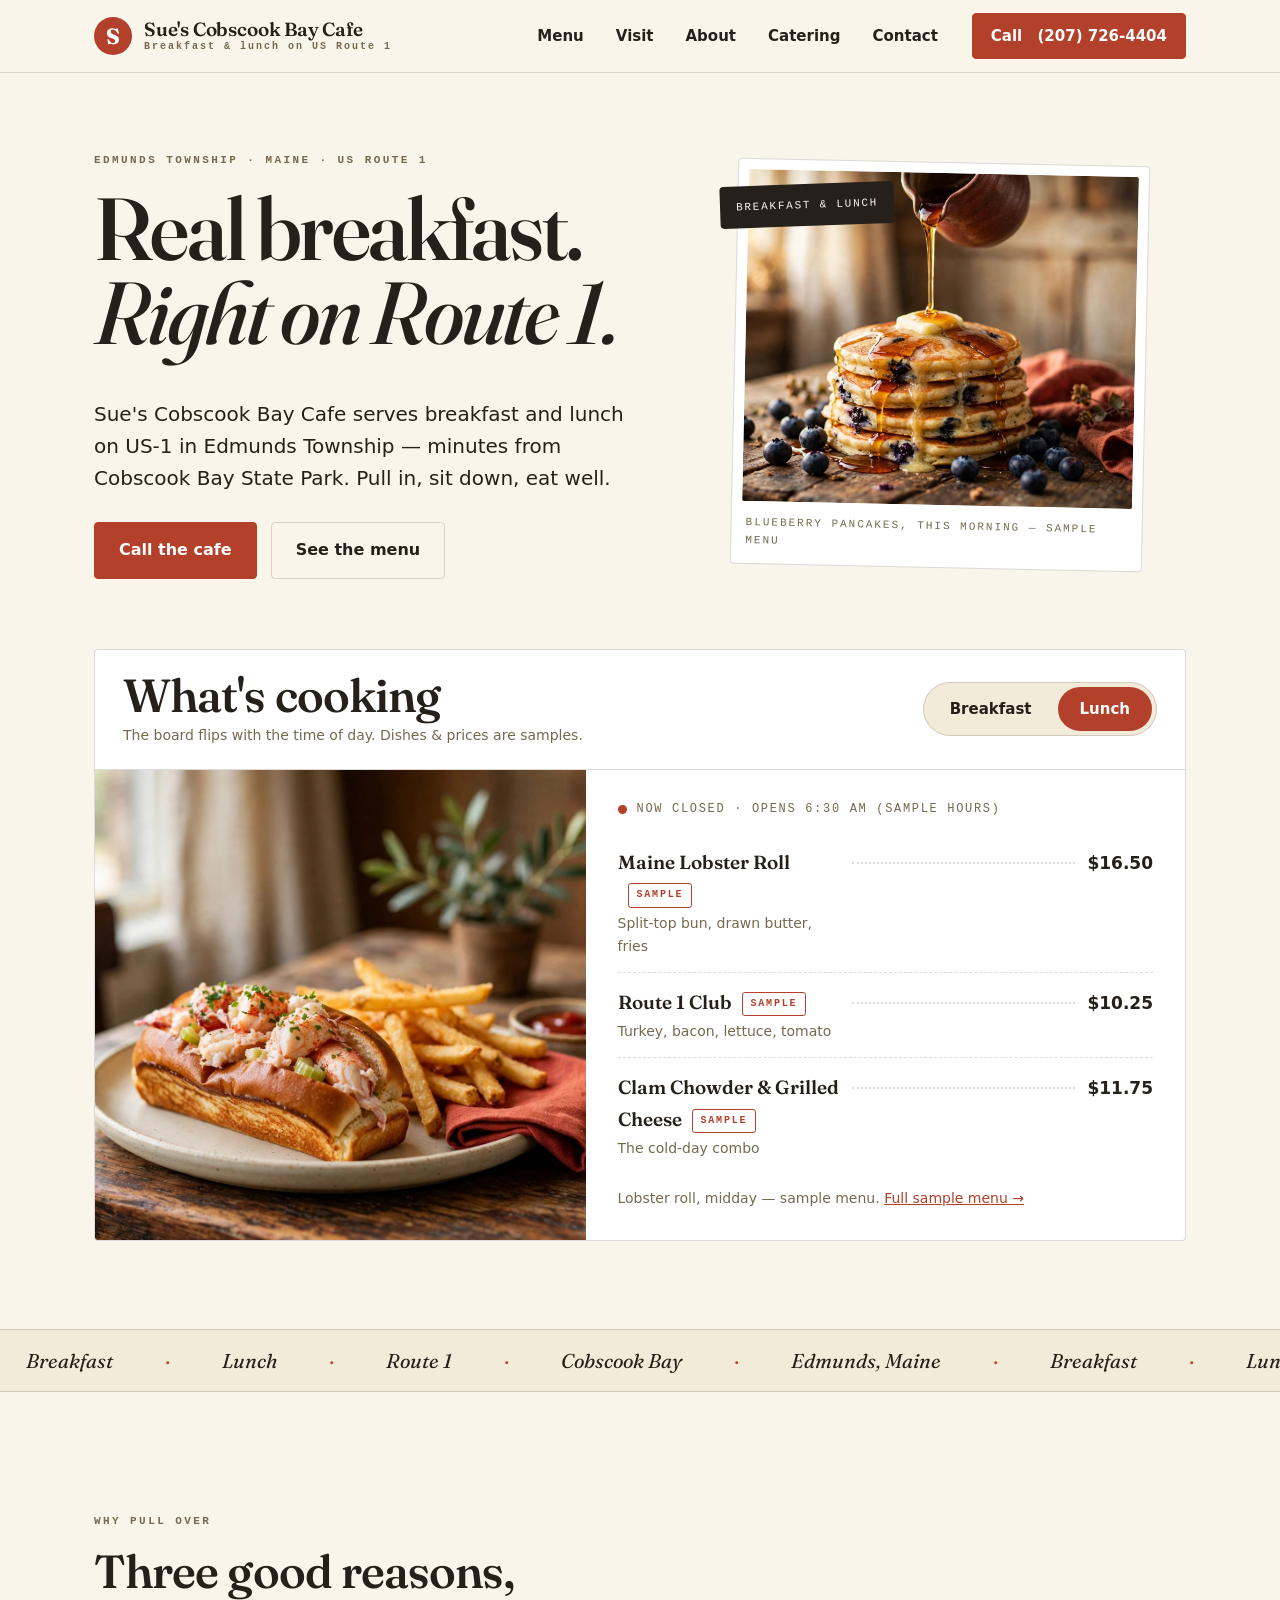
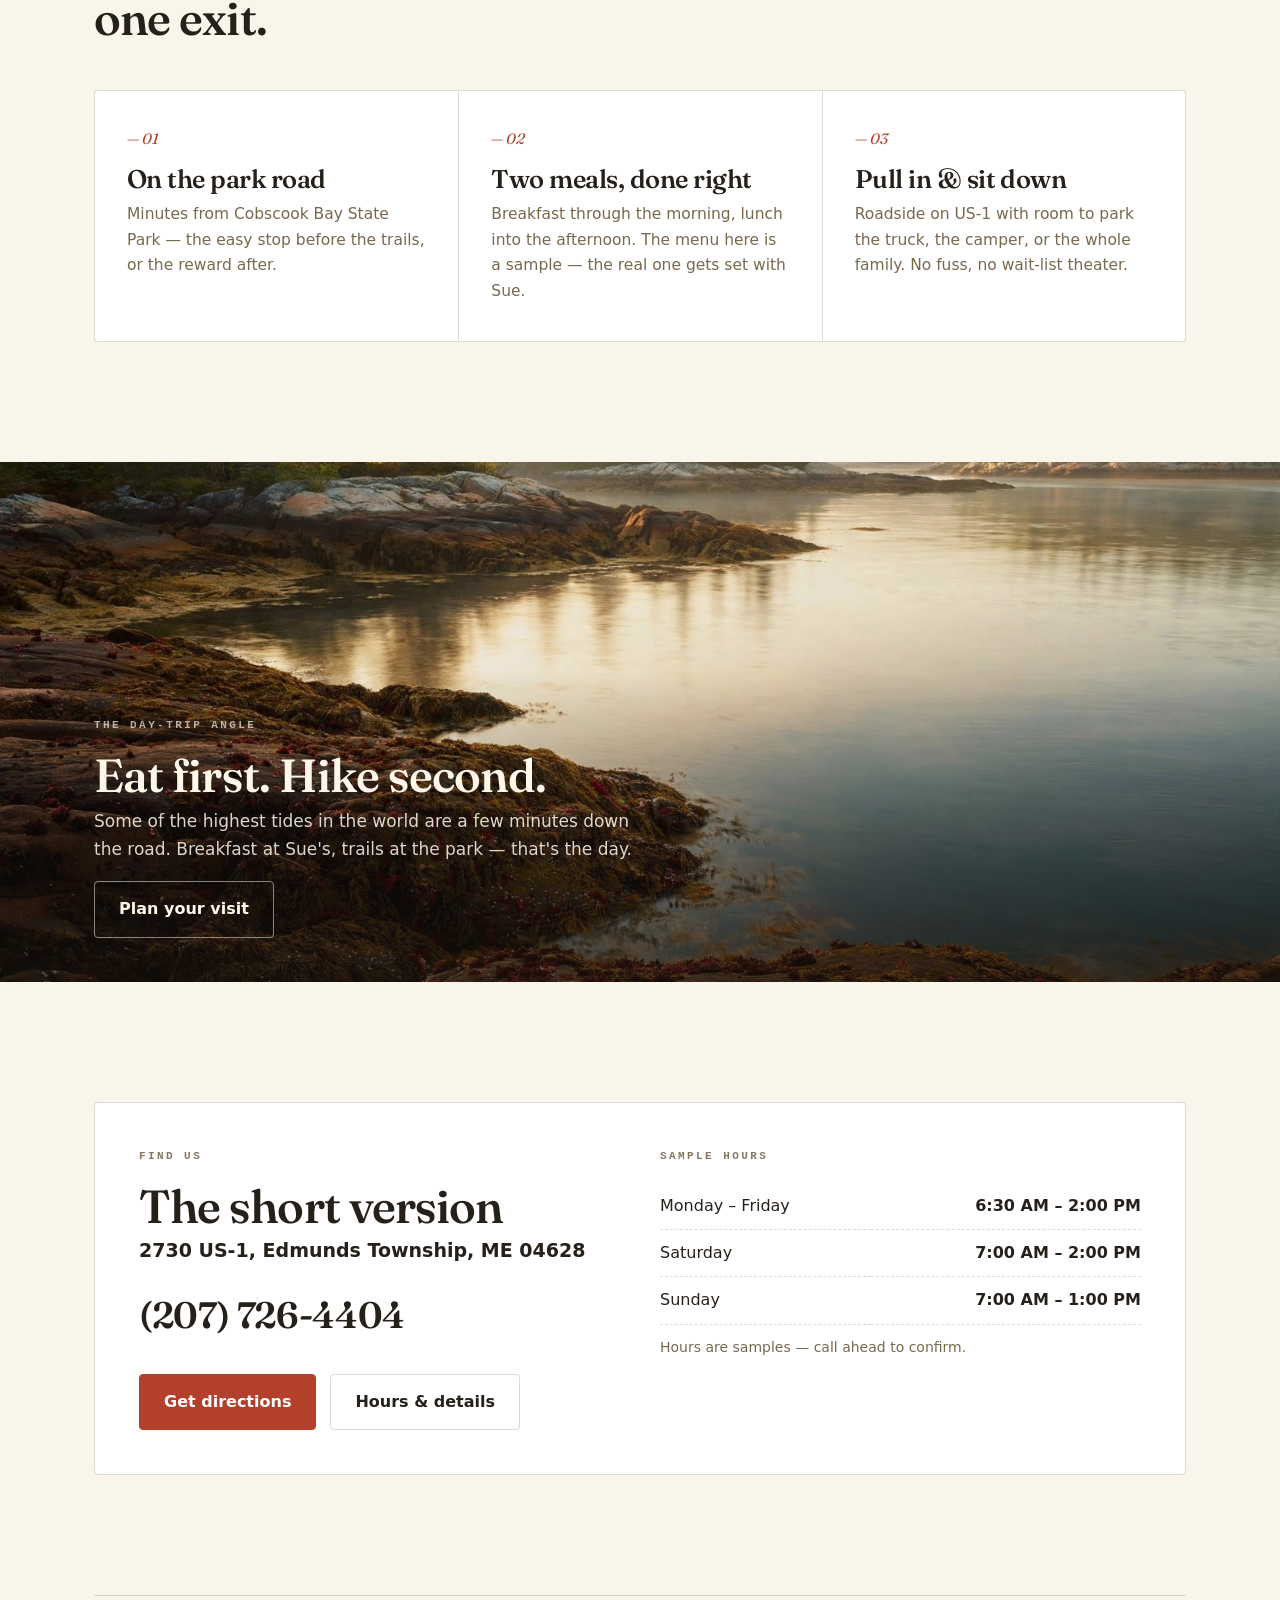
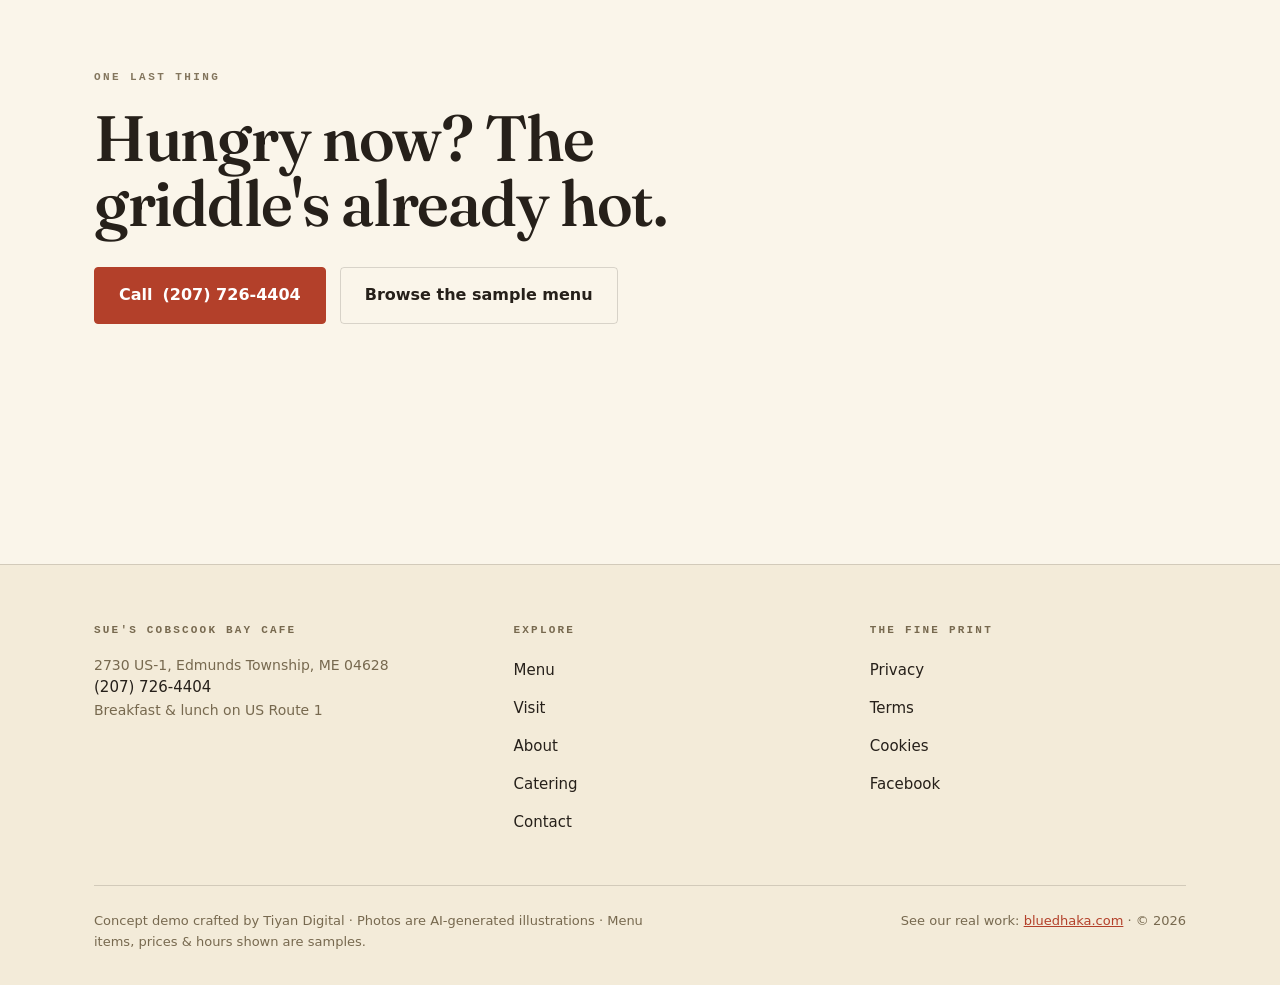
<file: index.html>
<!DOCTYPE html>
<html lang="en">
<head>
<meta charset="utf-8">
<meta name="viewport" content="width=device-width, initial-scale=1">
<title>Sue's Cobscook Bay Cafe — Breakfast &amp; Lunch on US-1, Edmunds Township ME</title>
<meta name="description" content="Sue's Cobscook Bay Cafe serves breakfast and lunch on US Route 1 in Edmunds Township, Maine — minutes from Cobscook Bay State Park. Call (207) 726-4404.">
<meta property="og:title" content="Sue's Cobscook Bay Cafe — Breakfast & Lunch on US-1">
<meta property="og:description" content="Breakfast & lunch in Edmunds Township, Maine — minutes from Cobscook Bay State Park.">
<meta property="og:type" content="website">
<meta property="og:image" content="assets/img/hero-breakfast.jpg">
<link rel="stylesheet" href="assets/css/styles.css">
</head>
<body class="has-callbar">

<header class="site-header">
  <div class="wrap header-inner">
    <a class="brand" href="index.html" aria-label="Sue's Cobscook Bay Cafe — home">
      <span class="brand-mark" aria-hidden="true">S</span>
      <span class="brand-name"><span data-site="name">Sue's Cobscook Bay Cafe</span><small data-site="tagline">Breakfast &amp; lunch on US Route 1</small></span>
    </a>
    <nav class="site-nav" id="site-nav" aria-label="Main">
      <a href="menu.html">Menu</a>
      <a href="visit.html">Visit</a>
      <a href="about.html">About</a>
      <a href="catering.html">Catering</a>
      <a href="contact.html">Contact</a>
    </nav>
    <a class="btn btn-sm header-cta" data-site="phoneHref" href="tel:+12077264404">Call&nbsp;<span data-site="phone">(207) 726-4404</span></a>
    <button class="nav-toggle" aria-expanded="false" aria-controls="site-nav" aria-label="Open menu"><span class="bars" aria-hidden="true"><span class="mid"></span></span></button>
  </div>
</header>

<main>
  <section class="hero" aria-label="Welcome">
    <div class="wrap hero-grid">
      <div>
        <p class="eyebrow" data-reveal>Edmunds Township · Maine · US Route 1</p>
        <h1 data-reveal="1">Real breakfast.<br><em>Right on Route 1.</em></h1>
        <p class="hero-sub" data-reveal="2"><span data-site="name">Sue's Cobscook Bay Cafe</span> serves breakfast and lunch on US-1 in Edmunds Township — minutes from Cobscook Bay State Park. Pull in, sit down, eat well.</p>
        <div class="cta-row" data-reveal="3">
          <a class="btn" data-site="phoneHref" href="tel:+12077264404">Call the cafe</a>
          <a class="btn btn-ghost" href="menu.html">See the menu</a>
        </div>
      </div>
      <figure class="hero-media" data-reveal="2">
        <div class="frame">
          <img src="assets/img/hero-breakfast.jpg" alt="Stack of blueberry pancakes with maple syrup on a wooden table" width="1200" height="1020">
          <figcaption>Blueberry pancakes, this morning — sample menu</figcaption>
        </div>
        <span class="hero-badge" aria-hidden="true">Breakfast &amp; lunch</span>
      </figure>
    </div>

    <div class="wrap">
      <div class="dayclock" data-reveal aria-label="What's cooking">
        <div class="dayclock-head">
          <div>
            <h2 style="margin:0">What's cooking</h2>
            <p class="small muted" style="margin:6px 0 0">The board flips with the time of day. Dishes &amp; prices are samples.</p>
          </div>
          <div class="seg" role="group" aria-label="Meal" data-dayclock>
            <button type="button" data-slot="breakfast" aria-pressed="true">Breakfast</button>
            <button type="button" data-slot="lunch" aria-pressed="false">Lunch</button>
          </div>
        </div>
        <div class="dayclock-body">
          <div class="dayclock-photo">
            <img id="dc-photo" src="assets/img/hero-breakfast.jpg" alt="Stack of blueberry pancakes with maple syrup on a wooden table">
          </div>
          <div class="dayclock-dishes">
            <p class="open-line" id="dc-open"><span class="dot" aria-hidden="true"></span><span>Checking hours…</span></p>
            <div id="dc-dishes" aria-live="polite"></div>
            <p class="small muted" style="margin:14px 0 0"><span id="dc-cap">Blueberry pancakes, this morning</span>. <a href="menu.html">Full sample menu →</a></p>
          </div>
        </div>
      </div>
    </div>

    <div class="marquee" aria-hidden="true">
      <div class="marquee-track">
        <span>Breakfast</span><span class="sep">·</span><span>Lunch</span><span class="sep">·</span><span>Route 1</span><span class="sep">·</span><span>Cobscook Bay</span><span class="sep">·</span><span>Edmunds, Maine</span><span class="sep">·</span><span>Breakfast</span><span class="sep">·</span><span>Lunch</span><span class="sep">·</span><span>Route 1</span><span class="sep">·</span><span>Cobscook Bay</span><span class="sep">·</span><span>Edmunds, Maine</span><span class="sep">·</span>
      </div>
    </div>
  </section>

  <section class="section" aria-label="Why stop">
    <div class="wrap">
      <p class="eyebrow" data-reveal>Why pull over</p>
      <h2 data-reveal="1">Three good reasons,<br>one exit.</h2>
      <div class="reasons" data-reveal="2">
        <div class="reason">
          <span class="reason-num">— 01</span>
          <h3>On the park road</h3>
          <p>Minutes from Cobscook Bay State Park — the easy stop before the trails, or the reward after.</p>
        </div>
        <div class="reason">
          <span class="reason-num">— 02</span>
          <h3>Two meals, done right</h3>
          <p>Breakfast through the morning, lunch into the afternoon. The menu here is a sample — the real one gets set with Sue.</p>
        </div>
        <div class="reason">
          <span class="reason-num">— 03</span>
          <h3>Pull in &amp; sit down</h3>
          <p>Roadside on US-1 with room to park the truck, the camper, or the whole family. No fuss, no wait-list theater.</p>
        </div>
      </div>
    </div>

    <div class="break" data-reveal>
      <img src="assets/img/cobscook-shore.jpg" alt="Rocky shoreline of Cobscook Bay with spruce trees in morning light" loading="lazy">
      <div class="break-shade" aria-hidden="true"></div>
      <div class="break-caption">
        <div class="wrap">
          <p class="eyebrow" style="color:rgba(255,248,234,.75)">The day-trip angle</p>
          <h2>Eat first. Hike second.</h2>
          <p>Some of the highest tides in the world are a few minutes down the road. Breakfast at Sue's, trails at the park — that's the day.</p>
          <a class="btn btn-ghost" href="visit.html">Plan your visit</a>
        </div>
      </div>
    </div>

    <div class="wrap">
      <div class="visit-strip" data-reveal>
        <div>
          <p class="eyebrow">Find us</p>
          <h2>The short version</h2>
          <p class="addr"><span data-site="address">2730 US-1, Edmunds Township, ME 04628</span></p>
          <p><a class="phone-big" data-site="phoneHref" href="tel:+12077264404"><span data-site="phone">(207) 726-4404</span></a></p>
          <div class="cta-row">
            <a class="btn" data-site="mapsUrl" href="https://www.google.com/maps/search/?api=1&amp;query=Sue%27s+Cobscook+Bay+Cafe+2730+US-1+Edmunds+Township+ME+04628">Get directions</a>
            <a class="btn btn-ghost" href="visit.html">Hours &amp; details</a>
          </div>
        </div>
        <div>
          <p class="eyebrow">Sample hours</p>
          <table class="hours-table">
            <tbody id="hours-body"></tbody>
          </table>
          <p class="small muted" style="margin-top:12px">Hours are samples — call ahead to confirm.</p>
        </div>
      </div>

      <div class="final-cta" data-reveal>
        <p class="eyebrow">One last thing</p>
        <h2>Hungry now? The griddle's already hot.</h2>
        <div class="cta-row">
          <a class="btn" data-site="phoneHref" href="tel:+12077264404">Call <span data-site="phone">(207) 726-4404</span></a>
          <a class="btn btn-ghost" href="menu.html">Browse the sample menu</a>
        </div>
      </div>
    </div>
  </section>
</main>

<a class="callbar has-callbar" data-site="phoneHref" href="tel:+12077264404"><span>Call the cafe</span><span class="n" data-site="phone">(207) 726-4404</span></a>

<footer class="site-footer">
  <div class="wrap">
    <div class="footer-grid">
      <div>
        <h4><span data-site="name">Sue's Cobscook Bay Cafe</span></h4>
        <p class="small muted"><span data-site="address">2730 US-1, Edmunds Township, ME 04628</span><br><a data-site="phoneHref" href="tel:+12077264404"><span data-site="phone">(207) 726-4404</span></a><br><span data-site="tagline">Breakfast &amp; lunch on US Route 1</span></p>
      </div>
      <div>
        <h4>Explore</h4>
        <ul>
          <li><a href="menu.html">Menu</a></li>
          <li><a href="visit.html">Visit</a></li>
          <li><a href="about.html">About</a></li>
          <li><a href="catering.html">Catering</a></li>
          <li><a href="contact.html">Contact</a></li>
        </ul>
      </div>
      <div>
        <h4>The fine print</h4>
        <ul>
          <li><a href="privacy.html">Privacy</a></li>
          <li><a href="terms.html">Terms</a></li>
          <li><a href="cookies.html">Cookies</a></li>
          <li><a data-site="facebook" href="https://www.facebook.com/105497534768402">Facebook</a></li>
        </ul>
      </div>
    </div>
    <div class="footer-base">
      <p>Concept demo crafted by Tiyan Digital · Photos are AI-generated illustrations · Menu items, prices &amp; hours shown are samples.</p>
      <p>See our real work: <a href="https://bluedhaka.com">bluedhaka.com</a> · © <span data-year>2026</span></p>
    </div>
  </div>
</footer>

<script src="assets/js/site.js"></script>
</body>
</html>
</file>
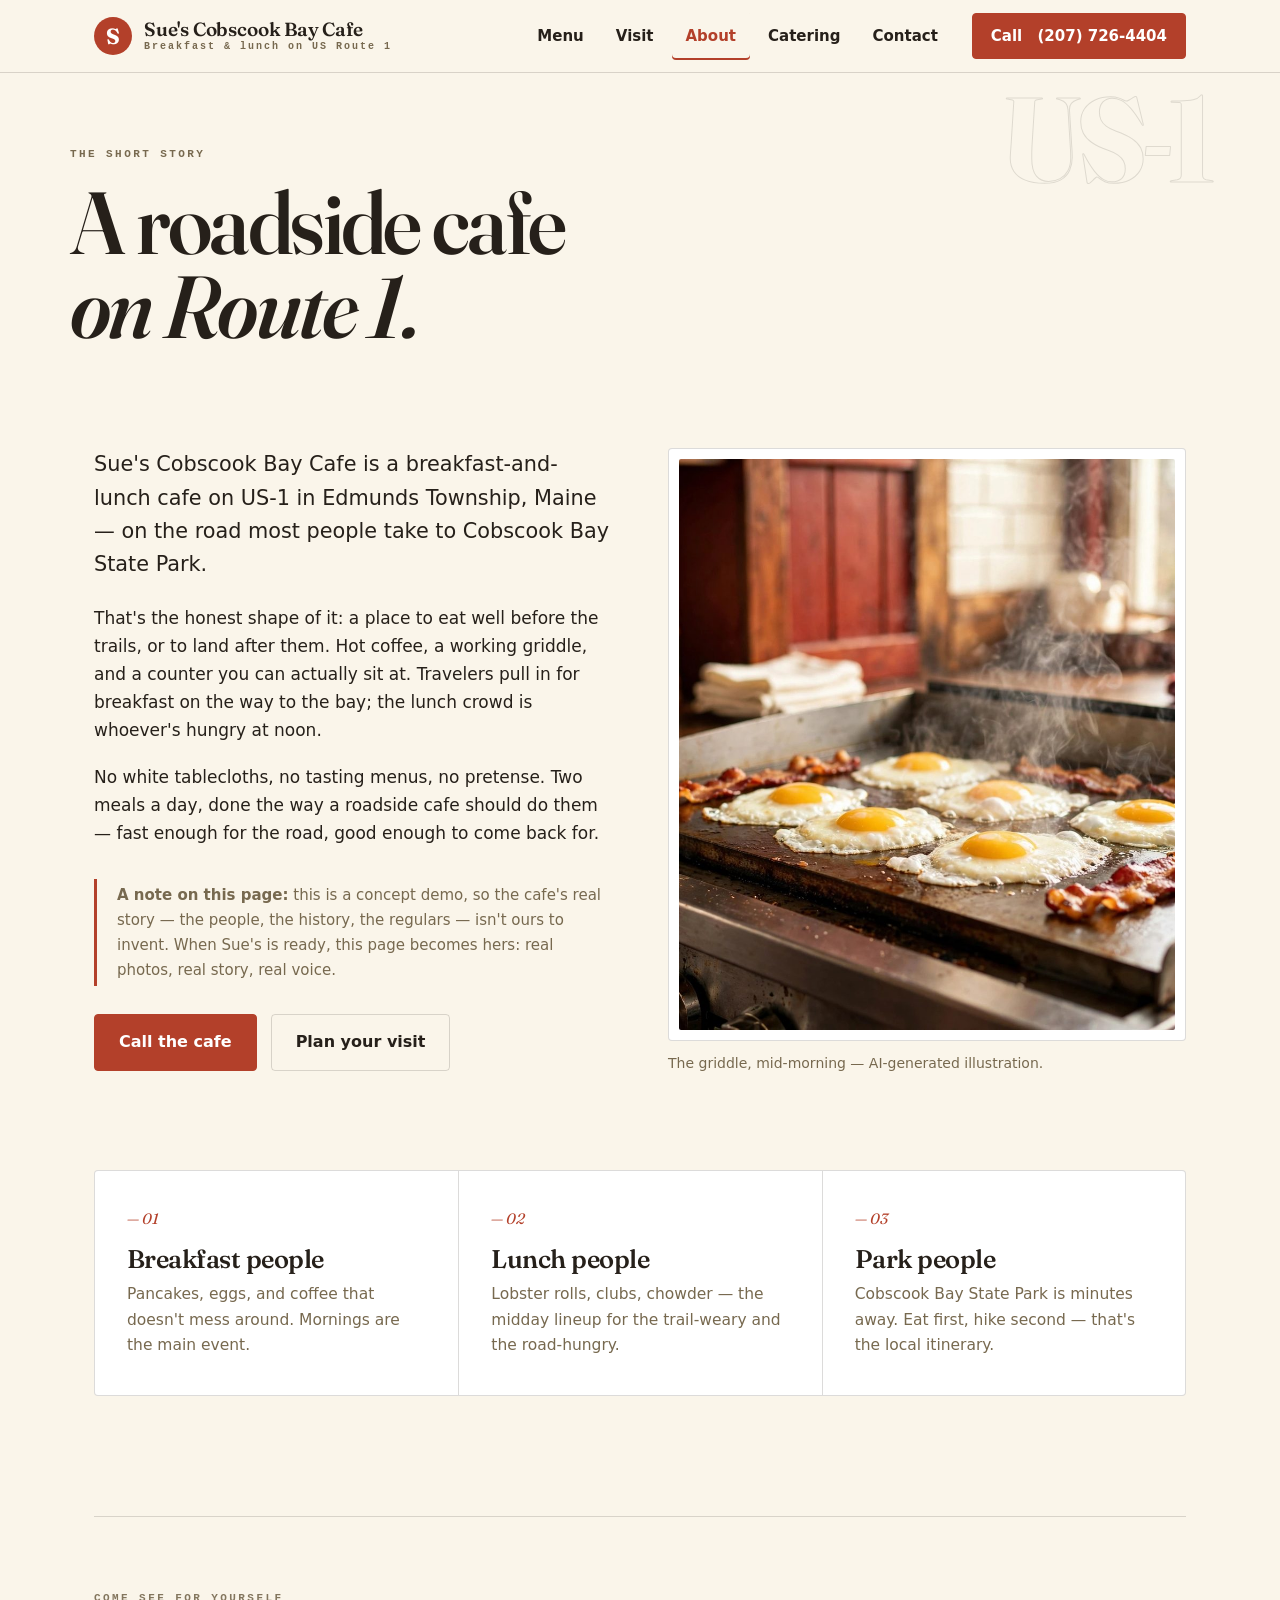
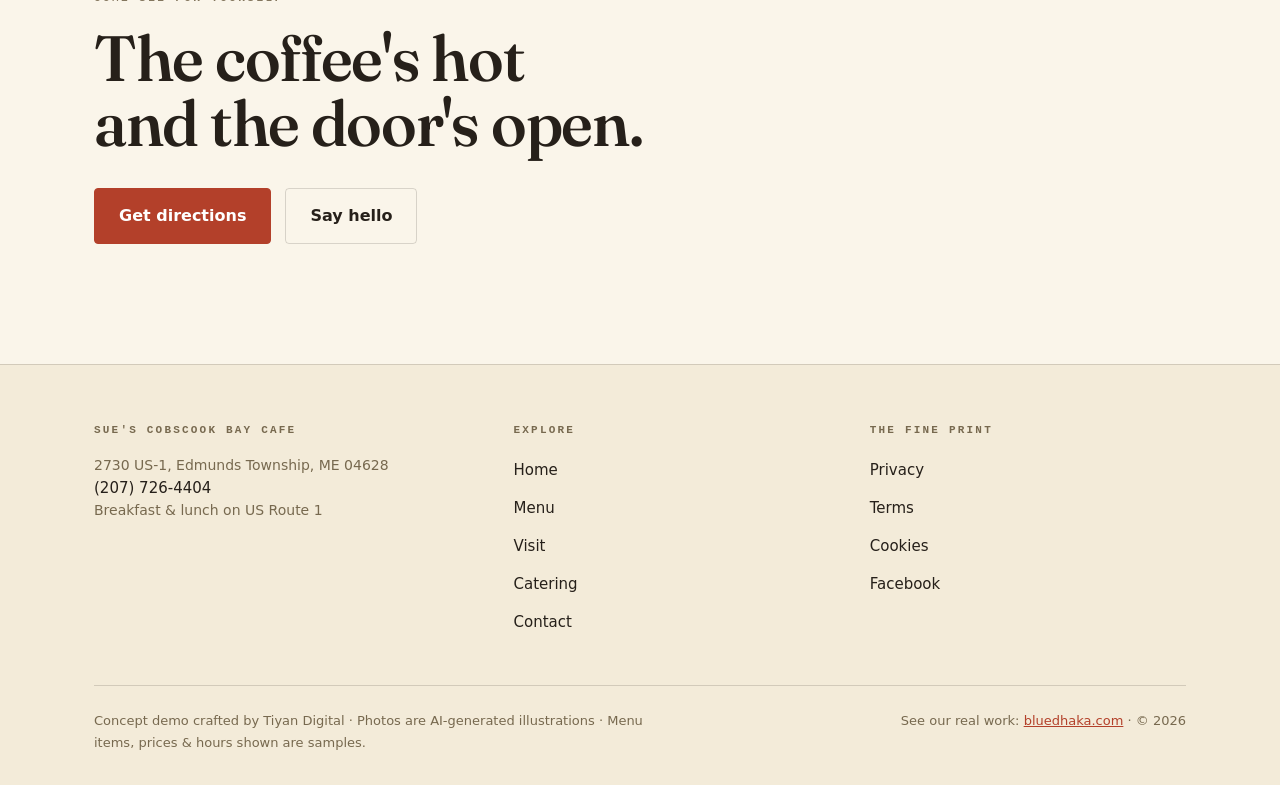
<file: about.html>
<!DOCTYPE html>
<html lang="en">
<head>
<meta charset="utf-8">
<meta name="viewport" content="width=device-width, initial-scale=1">
<title>About — Sue's Cobscook Bay Cafe</title>
<meta name="description" content="About Sue's Cobscook Bay Cafe — a breakfast & lunch cafe on US-1 in Edmunds Township, Maine, near Cobscook Bay State Park.">
<meta property="og:title" content="About — Sue's Cobscook Bay Cafe">
<meta property="og:type" content="website">
<meta property="og:image" content="assets/img/griddle.jpg">
<link rel="stylesheet" href="assets/css/styles.css">
</head>
<body>

<header class="site-header">
  <div class="wrap header-inner">
    <a class="brand" href="index.html" aria-label="Sue's Cobscook Bay Cafe — home">
      <span class="brand-mark" aria-hidden="true">S</span>
      <span class="brand-name"><span data-site="name">Sue's Cobscook Bay Cafe</span><small data-site="tagline">Breakfast &amp; lunch on US Route 1</small></span>
    </a>
    <nav class="site-nav" id="site-nav" aria-label="Main">
      <a href="menu.html">Menu</a>
      <a href="visit.html">Visit</a>
      <a href="about.html" aria-current="page">About</a>
      <a href="catering.html">Catering</a>
      <a href="contact.html">Contact</a>
    </nav>
    <a class="btn btn-sm header-cta" data-site="phoneHref" href="tel:+12077264404">Call&nbsp;<span data-site="phone">(207) 726-4404</span></a>
    <button class="nav-toggle" aria-expanded="false" aria-controls="site-nav" aria-label="Open menu"><span class="bars" aria-hidden="true"><span class="mid"></span></span></button>
  </div>
</header>

<main>
  <div class="wrap page-head ghost">
    <p class="eyebrow" data-reveal>The short story</p>
    <h1 data-reveal="1">A roadside cafe<br><em>on Route 1.</em></h1>
  </div>

  <div class="wrap">
    <div class="about-grid">
      <div data-reveal>
        <p class="lede"><span data-site="name">Sue's Cobscook Bay Cafe</span> is a breakfast-and-lunch cafe on US-1 in Edmunds Township, Maine — on the road most people take to Cobscook Bay State Park.</p>
        <p>That's the honest shape of it: a place to eat well before the trails, or to land after them. Hot coffee, a working griddle, and a counter you can actually sit at. Travelers pull in for breakfast on the way to the bay; the lunch crowd is whoever's hungry at noon.</p>
        <p>No white tablecloths, no tasting menus, no pretense. Two meals a day, done the way a roadside cafe should do them — fast enough for the road, good enough to come back for.</p>
        <div class="gap-note">
          <p><strong>A note on this page:</strong> this is a concept demo, so the cafe's real story — the people, the history, the regulars — isn't ours to invent. When Sue's is ready, this page becomes hers: real photos, real story, real voice.</p>
        </div>
        <div class="cta-row">
          <a class="btn" data-site="phoneHref" href="tel:+12077264404">Call the cafe</a>
          <a class="btn btn-ghost" href="visit.html">Plan your visit</a>
        </div>
      </div>
      <figure data-reveal="1">
        <div class="frame">
          <img src="assets/img/griddle.jpg" alt="Diner griddle with frying eggs and bacon in morning light" loading="lazy">
        </div>
        <figcaption class="small muted" style="margin-top:12px">The griddle, mid-morning — AI-generated illustration.</figcaption>
      </figure>
    </div>

    <div class="reasons" data-reveal style="margin-top:96px">
      <div class="reason">
        <span class="reason-num">— 01</span>
        <h3>Breakfast people</h3>
        <p>Pancakes, eggs, and coffee that doesn't mess around. Mornings are the main event.</p>
      </div>
      <div class="reason">
        <span class="reason-num">— 02</span>
        <h3>Lunch people</h3>
        <p>Lobster rolls, clubs, chowder — the midday lineup for the trail-weary and the road-hungry.</p>
      </div>
      <div class="reason">
        <span class="reason-num">— 03</span>
        <h3>Park people</h3>
        <p>Cobscook Bay State Park is minutes away. Eat first, hike second — that's the local itinerary.</p>
      </div>
    </div>

    <div class="final-cta" data-reveal>
      <p class="eyebrow">Come see for yourself</p>
      <h2>The coffee's hot<br>and the door's open.</h2>
      <div class="cta-row">
        <a class="btn" data-site="mapsUrl" href="https://www.google.com/maps/search/?api=1&amp;query=Sue%27s+Cobscook+Bay+Cafe+2730+US-1+Edmunds+Township+ME+04628">Get directions</a>
        <a class="btn btn-ghost" href="contact.html">Say hello</a>
      </div>
    </div>
  </div>
</main>

<footer class="site-footer">
  <div class="wrap">
    <div class="footer-grid">
      <div>
        <h4><span data-site="name">Sue's Cobscook Bay Cafe</span></h4>
        <p class="small muted"><span data-site="address">2730 US-1, Edmunds Township, ME 04628</span><br><a data-site="phoneHref" href="tel:+12077264404"><span data-site="phone">(207) 726-4404</span></a><br><span data-site="tagline">Breakfast &amp; lunch on US Route 1</span></p>
      </div>
      <div>
        <h4>Explore</h4>
        <ul>
          <li><a href="index.html">Home</a></li>
          <li><a href="menu.html">Menu</a></li>
          <li><a href="visit.html">Visit</a></li>
          <li><a href="catering.html">Catering</a></li>
          <li><a href="contact.html">Contact</a></li>
        </ul>
      </div>
      <div>
        <h4>The fine print</h4>
        <ul>
          <li><a href="privacy.html">Privacy</a></li>
          <li><a href="terms.html">Terms</a></li>
          <li><a href="cookies.html">Cookies</a></li>
          <li><a data-site="facebook" href="https://www.facebook.com/105497534768402">Facebook</a></li>
        </ul>
      </div>
    </div>
    <div class="footer-base">
      <p>Concept demo crafted by Tiyan Digital · Photos are AI-generated illustrations · Menu items, prices &amp; hours shown are samples.</p>
      <p>See our real work: <a href="https://bluedhaka.com">bluedhaka.com</a> · © <span data-year>2026</span></p>
    </div>
  </div>
</footer>

<script src="assets/js/site.js"></script>
</body>
</html>
</file>
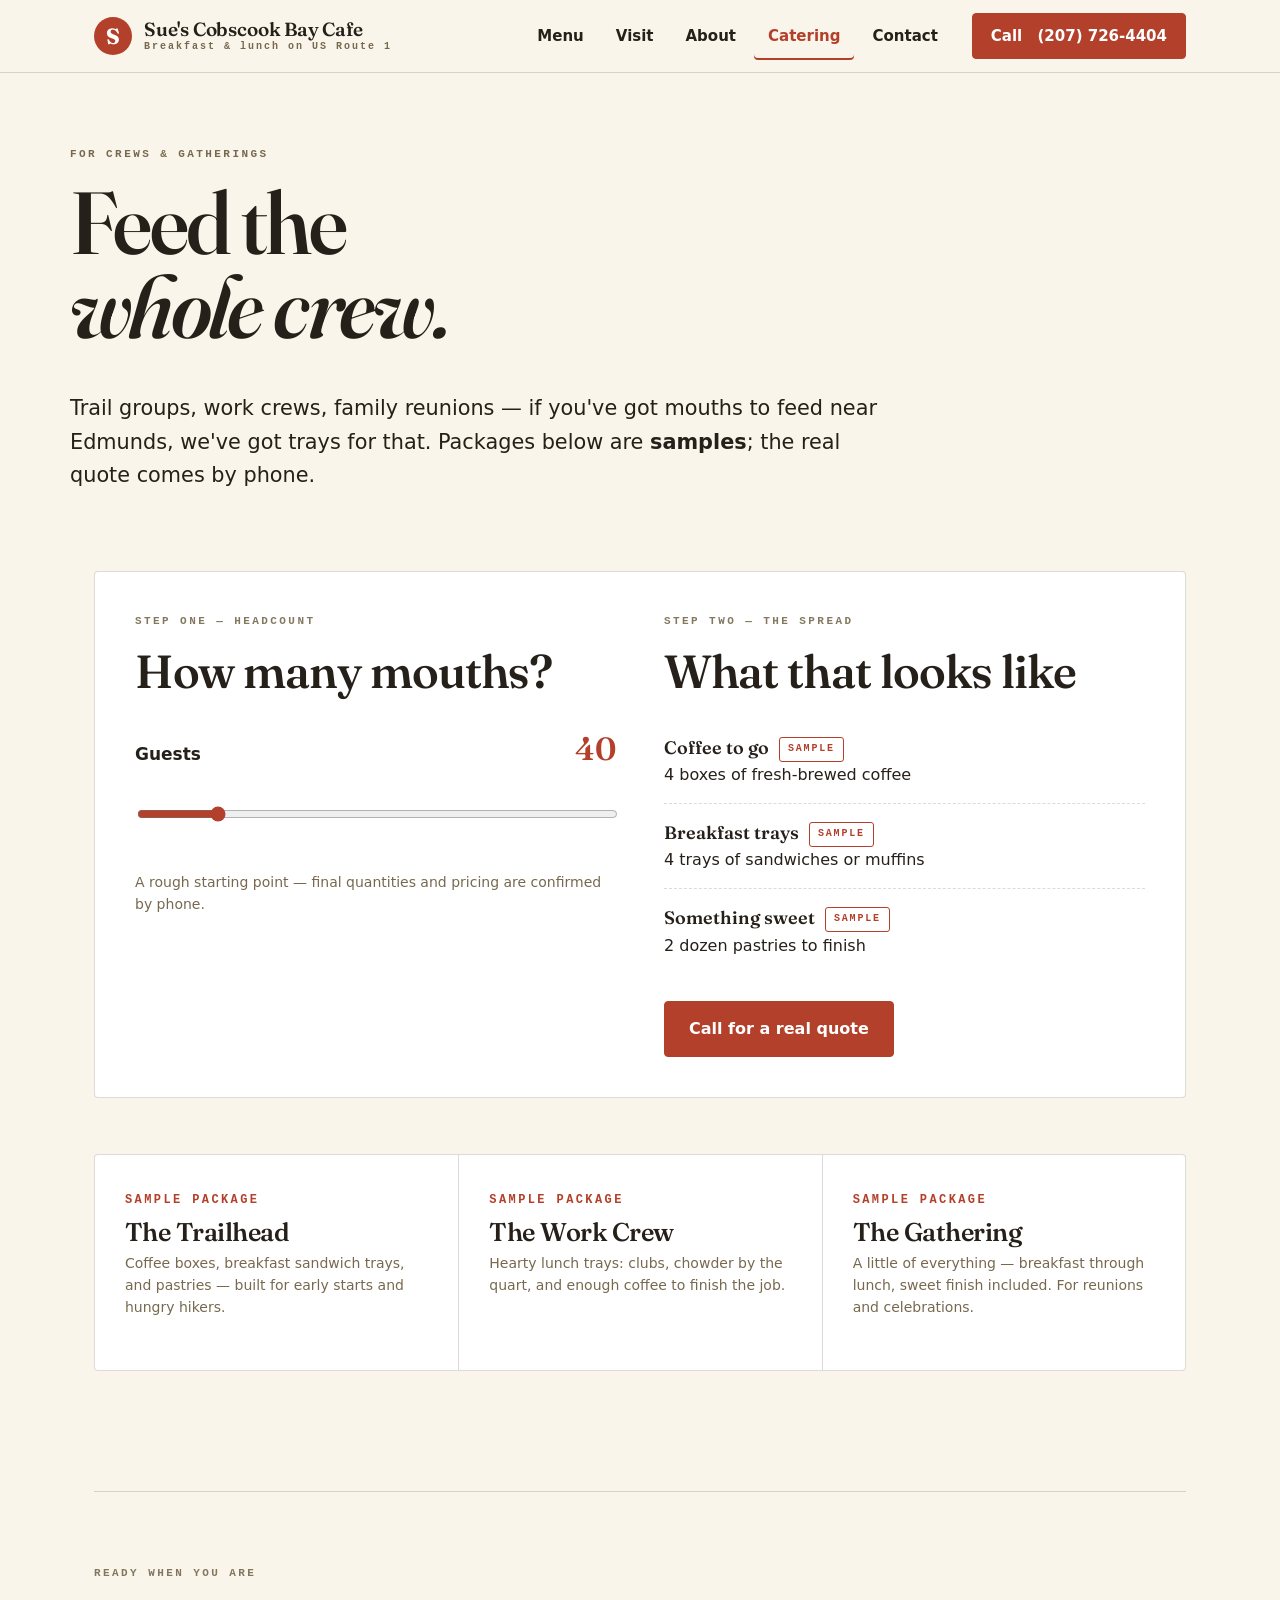
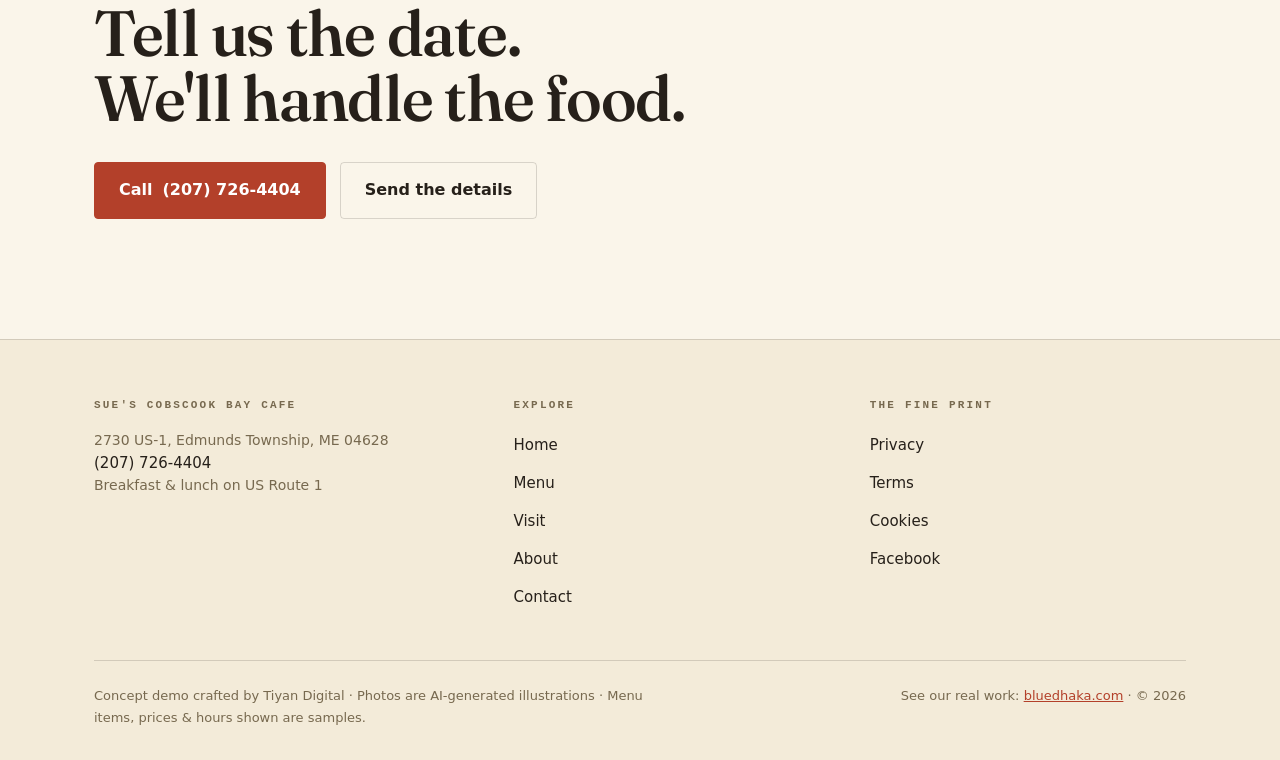
<file: catering.html>
<!DOCTYPE html>
<html lang="en">
<head>
<meta charset="utf-8">
<meta name="viewport" content="width=device-width, initial-scale=1">
<title>Catering — Sue's Cobscook Bay Cafe</title>
<meta name="description" content="Catering from Sue's Cobscook Bay Cafe — breakfast trays, coffee boxes and pastries for crews and gatherings near Edmunds Township ME. Call (207) 726-4404 for a real quote.">
<meta property="og:title" content="Catering — Sue's Cobscook Bay Cafe">
<meta property="og:type" content="website">
<meta property="og:image" content="assets/img/catering-tray.jpg">
<link rel="stylesheet" href="assets/css/styles.css">
</head>
<body>

<header class="site-header">
  <div class="wrap header-inner">
    <a class="brand" href="index.html" aria-label="Sue's Cobscook Bay Cafe — home">
      <span class="brand-mark" aria-hidden="true">S</span>
      <span class="brand-name"><span data-site="name">Sue's Cobscook Bay Cafe</span><small data-site="tagline">Breakfast &amp; lunch on US Route 1</small></span>
    </a>
    <nav class="site-nav" id="site-nav" aria-label="Main">
      <a href="menu.html">Menu</a>
      <a href="visit.html">Visit</a>
      <a href="about.html">About</a>
      <a href="catering.html" aria-current="page">Catering</a>
      <a href="contact.html">Contact</a>
    </nav>
    <a class="btn btn-sm header-cta" data-site="phoneHref" href="tel:+12077264404">Call&nbsp;<span data-site="phone">(207) 726-4404</span></a>
    <button class="nav-toggle" aria-expanded="false" aria-controls="site-nav" aria-label="Open menu"><span class="bars" aria-hidden="true"><span class="mid"></span></span></button>
  </div>
</header>

<main>
  <div class="wrap page-head">
    <p class="eyebrow" data-reveal>For crews &amp; gatherings</p>
    <h1 data-reveal="1">Feed the<br><em>whole crew.</em></h1>
    <p class="lede" data-reveal="2">Trail groups, work crews, family reunions — if you've got mouths to feed near Edmunds, we've got trays for that. Packages below are <strong>samples</strong>; the real quote comes by phone.</p>
  </div>

  <div class="wrap">
    <div class="estimator" data-reveal aria-label="Catering estimator">
      <div>
        <p class="eyebrow">Step one — headcount</p>
        <h2>How many mouths?</h2>
        <div class="slider-row">
          <label for="headcount">Guests <span class="slider-val" id="headcount-val">40</span></label>
          <input type="range" id="headcount" name="headcount" min="10" max="200" step="5" value="40" aria-describedby="est-note">
        </div>
        <p class="small muted" id="est-note">A rough starting point — final quantities and pricing are confirmed by phone.</p>
      </div>
      <div>
        <p class="eyebrow">Step two — the spread</p>
        <h2>What that looks like</h2>
        <ul class="tray-list" id="tray-list" aria-live="polite"></ul>
        <div class="cta-row">
          <a class="btn" data-site="phoneHref" href="tel:+12077264404">Call for a real quote</a>
        </div>
      </div>
    </div>

    <div class="pkg-grid" data-reveal>
      <div class="pkg">
        <p class="menu-cat">Sample package</p>
        <h3>The Trailhead</h3>
        <p class="small muted">Coffee boxes, breakfast sandwich trays, and pastries — built for early starts and hungry hikers.</p>
      </div>
      <div class="pkg">
        <p class="menu-cat">Sample package</p>
        <h3>The Work Crew</h3>
        <p class="small muted">Hearty lunch trays: clubs, chowder by the quart, and enough coffee to finish the job.</p>
      </div>
      <div class="pkg">
        <p class="menu-cat">Sample package</p>
        <h3>The Gathering</h3>
        <p class="small muted">A little of everything — breakfast through lunch, sweet finish included. For reunions and celebrations.</p>
      </div>
    </div>

    <div class="final-cta" data-reveal>
      <p class="eyebrow">Ready when you are</p>
      <h2>Tell us the date.<br>We'll handle the food.</h2>
      <div class="cta-row">
        <a class="btn" data-site="phoneHref" href="tel:+12077264404">Call <span data-site="phone">(207) 726-4404</span></a>
        <a class="btn btn-ghost" href="contact.html">Send the details</a>
      </div>
    </div>
  </div>
</main>

<footer class="site-footer">
  <div class="wrap">
    <div class="footer-grid">
      <div>
        <h4><span data-site="name">Sue's Cobscook Bay Cafe</span></h4>
        <p class="small muted"><span data-site="address">2730 US-1, Edmunds Township, ME 04628</span><br><a data-site="phoneHref" href="tel:+12077264404"><span data-site="phone">(207) 726-4404</span></a><br><span data-site="tagline">Breakfast &amp; lunch on US Route 1</span></p>
      </div>
      <div>
        <h4>Explore</h4>
        <ul>
          <li><a href="index.html">Home</a></li>
          <li><a href="menu.html">Menu</a></li>
          <li><a href="visit.html">Visit</a></li>
          <li><a href="about.html">About</a></li>
          <li><a href="contact.html">Contact</a></li>
        </ul>
      </div>
      <div>
        <h4>The fine print</h4>
        <ul>
          <li><a href="privacy.html">Privacy</a></li>
          <li><a href="terms.html">Terms</a></li>
          <li><a href="cookies.html">Cookies</a></li>
          <li><a data-site="facebook" href="https://www.facebook.com/105497534768402">Facebook</a></li>
        </ul>
      </div>
    </div>
    <div class="footer-base">
      <p>Concept demo crafted by Tiyan Digital · Photos are AI-generated illustrations · Menu items, prices &amp; hours shown are samples.</p>
      <p>See our real work: <a href="https://bluedhaka.com">bluedhaka.com</a> · © <span data-year>2026</span></p>
    </div>
  </div>
</footer>

<script src="assets/js/site.js"></script>
</body>
</html>
</file>
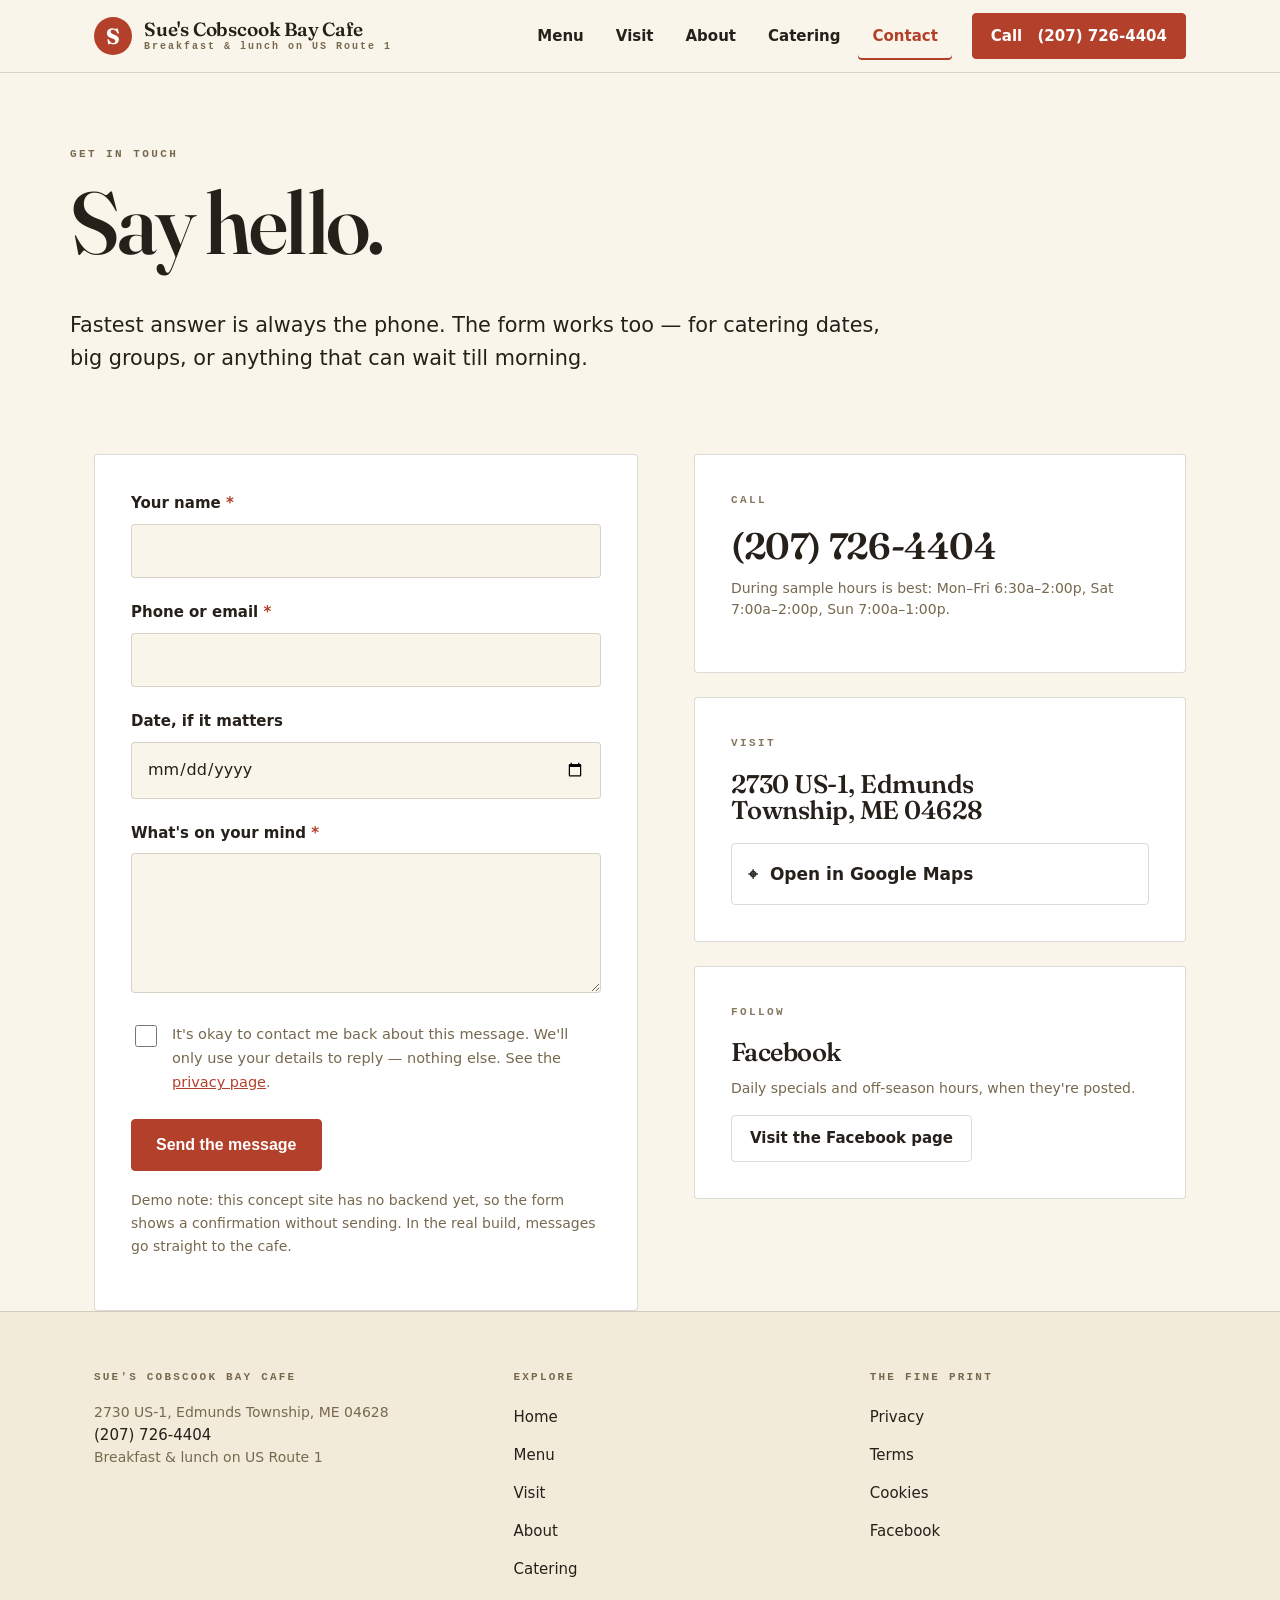
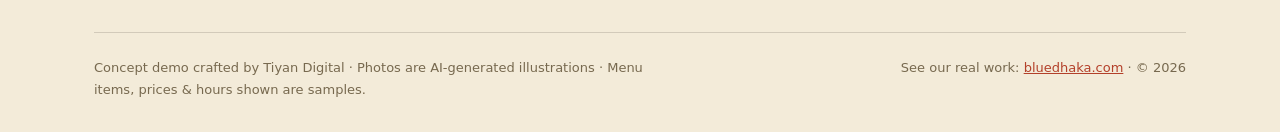
<file: contact.html>
<!DOCTYPE html>
<html lang="en">
<head>
<meta charset="utf-8">
<meta name="viewport" content="width=device-width, initial-scale=1">
<title>Contact — Sue's Cobscook Bay Cafe</title>
<meta name="description" content="Contact Sue's Cobscook Bay Cafe — 2730 US-1, Edmunds Township ME. Call (207) 726-4404 for the fastest answer.">
<meta property="og:title" content="Contact — Sue's Cobscook Bay Cafe">
<meta property="og:type" content="website">
<link rel="stylesheet" href="assets/css/styles.css">
</head>
<body>

<header class="site-header">
  <div class="wrap header-inner">
    <a class="brand" href="index.html" aria-label="Sue's Cobscook Bay Cafe — home">
      <span class="brand-mark" aria-hidden="true">S</span>
      <span class="brand-name"><span data-site="name">Sue's Cobscook Bay Cafe</span><small data-site="tagline">Breakfast &amp; lunch on US Route 1</small></span>
    </a>
    <nav class="site-nav" id="site-nav" aria-label="Main">
      <a href="menu.html">Menu</a>
      <a href="visit.html">Visit</a>
      <a href="about.html">About</a>
      <a href="catering.html">Catering</a>
      <a href="contact.html" aria-current="page">Contact</a>
    </nav>
    <a class="btn btn-sm header-cta" data-site="phoneHref" href="tel:+12077264404">Call&nbsp;<span data-site="phone">(207) 726-4404</span></a>
    <button class="nav-toggle" aria-expanded="false" aria-controls="site-nav" aria-label="Open menu"><span class="bars" aria-hidden="true"><span class="mid"></span></span></button>
  </div>
</header>

<main>
  <div class="wrap page-head">
    <p class="eyebrow" data-reveal>Get in touch</p>
    <h1 data-reveal="1">Say hello.</h1>
    <p class="lede" data-reveal="2">Fastest answer is always the phone. The form works too — for catering dates, big groups, or anything that can wait till morning.</p>
  </div>

  <div class="wrap">
    <div class="contact-grid">
      <div data-reveal>
        <form class="contact-form" id="contact-form" novalidate aria-label="Contact form">
          <div class="field">
            <label for="cf-name">Your name <span class="req" aria-hidden="true">*</span></label>
            <input type="text" id="cf-name" name="name" autocomplete="name" required aria-describedby="cf-name-err">
            <p class="err" id="cf-name-err">Please tell us your name.</p>
          </div>
          <div class="field">
            <label for="cf-contact">Phone or email <span class="req" aria-hidden="true">*</span></label>
            <input type="text" id="cf-contact" name="contact" autocomplete="tel" required aria-describedby="cf-contact-err">
            <p class="err" id="cf-contact-err">We need a way to reach you — a phone number or email.</p>
          </div>
          <div class="field">
            <label for="cf-date">Date, if it matters</label>
            <input type="date" id="cf-date" name="date">
          </div>
          <div class="field">
            <label for="cf-msg">What's on your mind <span class="req" aria-hidden="true">*</span></label>
            <textarea id="cf-msg" name="message" required aria-describedby="cf-msg-err"></textarea>
            <p class="err" id="cf-msg-err">A line or two helps us answer properly.</p>
          </div>
          <div class="consent">
            <input type="checkbox" id="cf-consent" name="consent" required>
            <label for="cf-consent">It's okay to contact me back about this message. We'll only use your details to reply — nothing else. See the <a href="privacy.html">privacy page</a>.</label>
          </div>
          <button type="submit" class="btn">Send the message</button>
          <p class="form-note">Demo note: this concept site has no backend yet, so the form shows a confirmation without sending. In the real build, messages go straight to the cafe.</p>
        </form>
        <div class="form-done" id="form-done" tabindex="-1" role="status" aria-label="Message received">
          <p class="eyebrow">Got it</p>
          <h2>Thanks, <strong>friend</strong>.</h2>
          <p>This is the demo confirmation — nothing was actually sent. In the live site, your message lands with the cafe and they reply by phone or email.</p>
          <p class="small muted">In a hurry? <a data-site="phoneHref" href="tel:+12077264404">Call <span data-site="phone">(207) 726-4404</span></a> — that's always fastest.</p>
        </div>
      </div>

      <div data-reveal="1">
        <div class="info-card">
          <p class="eyebrow">Call</p>
          <h3><a class="phone-big" data-site="phoneHref" href="tel:+12077264404"><span data-site="phone">(207) 726-4404</span></a></h3>
          <p class="small muted">During sample hours is best: Mon–Fri 6:30a–2:00p, Sat 7:00a–2:00p, Sun 7:00a–1:00p.</p>
        </div>
        <div class="info-card">
          <p class="eyebrow">Visit</p>
          <h3><span data-site="address">2730 US-1, Edmunds Township, ME 04628</span></h3>
          <a class="map-link" data-site="mapsUrl" href="https://www.google.com/maps/search/?api=1&amp;query=Sue%27s+Cobscook+Bay+Cafe+2730+US-1+Edmunds+Township+ME+04628"><span aria-hidden="true">⌖</span> Open in Google Maps</a>
        </div>
        <div class="info-card">
          <p class="eyebrow">Follow</p>
          <h3>Facebook</h3>
          <p class="small muted">Daily specials and off-season hours, when they're posted.</p>
          <a class="btn btn-ghost btn-sm" data-site="facebook" href="https://www.facebook.com/105497534768402">Visit the Facebook page</a>
        </div>
      </div>
    </div>
  </div>
</main>

<footer class="site-footer">
  <div class="wrap">
    <div class="footer-grid">
      <div>
        <h4><span data-site="name">Sue's Cobscook Bay Cafe</span></h4>
        <p class="small muted"><span data-site="address">2730 US-1, Edmunds Township, ME 04628</span><br><a data-site="phoneHref" href="tel:+12077264404"><span data-site="phone">(207) 726-4404</span></a><br><span data-site="tagline">Breakfast &amp; lunch on US Route 1</span></p>
      </div>
      <div>
        <h4>Explore</h4>
        <ul>
          <li><a href="index.html">Home</a></li>
          <li><a href="menu.html">Menu</a></li>
          <li><a href="visit.html">Visit</a></li>
          <li><a href="about.html">About</a></li>
          <li><a href="catering.html">Catering</a></li>
        </ul>
      </div>
      <div>
        <h4>The fine print</h4>
        <ul>
          <li><a href="privacy.html">Privacy</a></li>
          <li><a href="terms.html">Terms</a></li>
          <li><a href="cookies.html">Cookies</a></li>
          <li><a data-site="facebook" href="https://www.facebook.com/105497534768402">Facebook</a></li>
        </ul>
      </div>
    </div>
    <div class="footer-base">
      <p>Concept demo crafted by Tiyan Digital · Photos are AI-generated illustrations · Menu items, prices &amp; hours shown are samples.</p>
      <p>See our real work: <a href="https://bluedhaka.com">bluedhaka.com</a> · © <span data-year>2026</span></p>
    </div>
  </div>
</footer>

<script src="assets/js/site.js"></script>
</body>
</html>
</file>
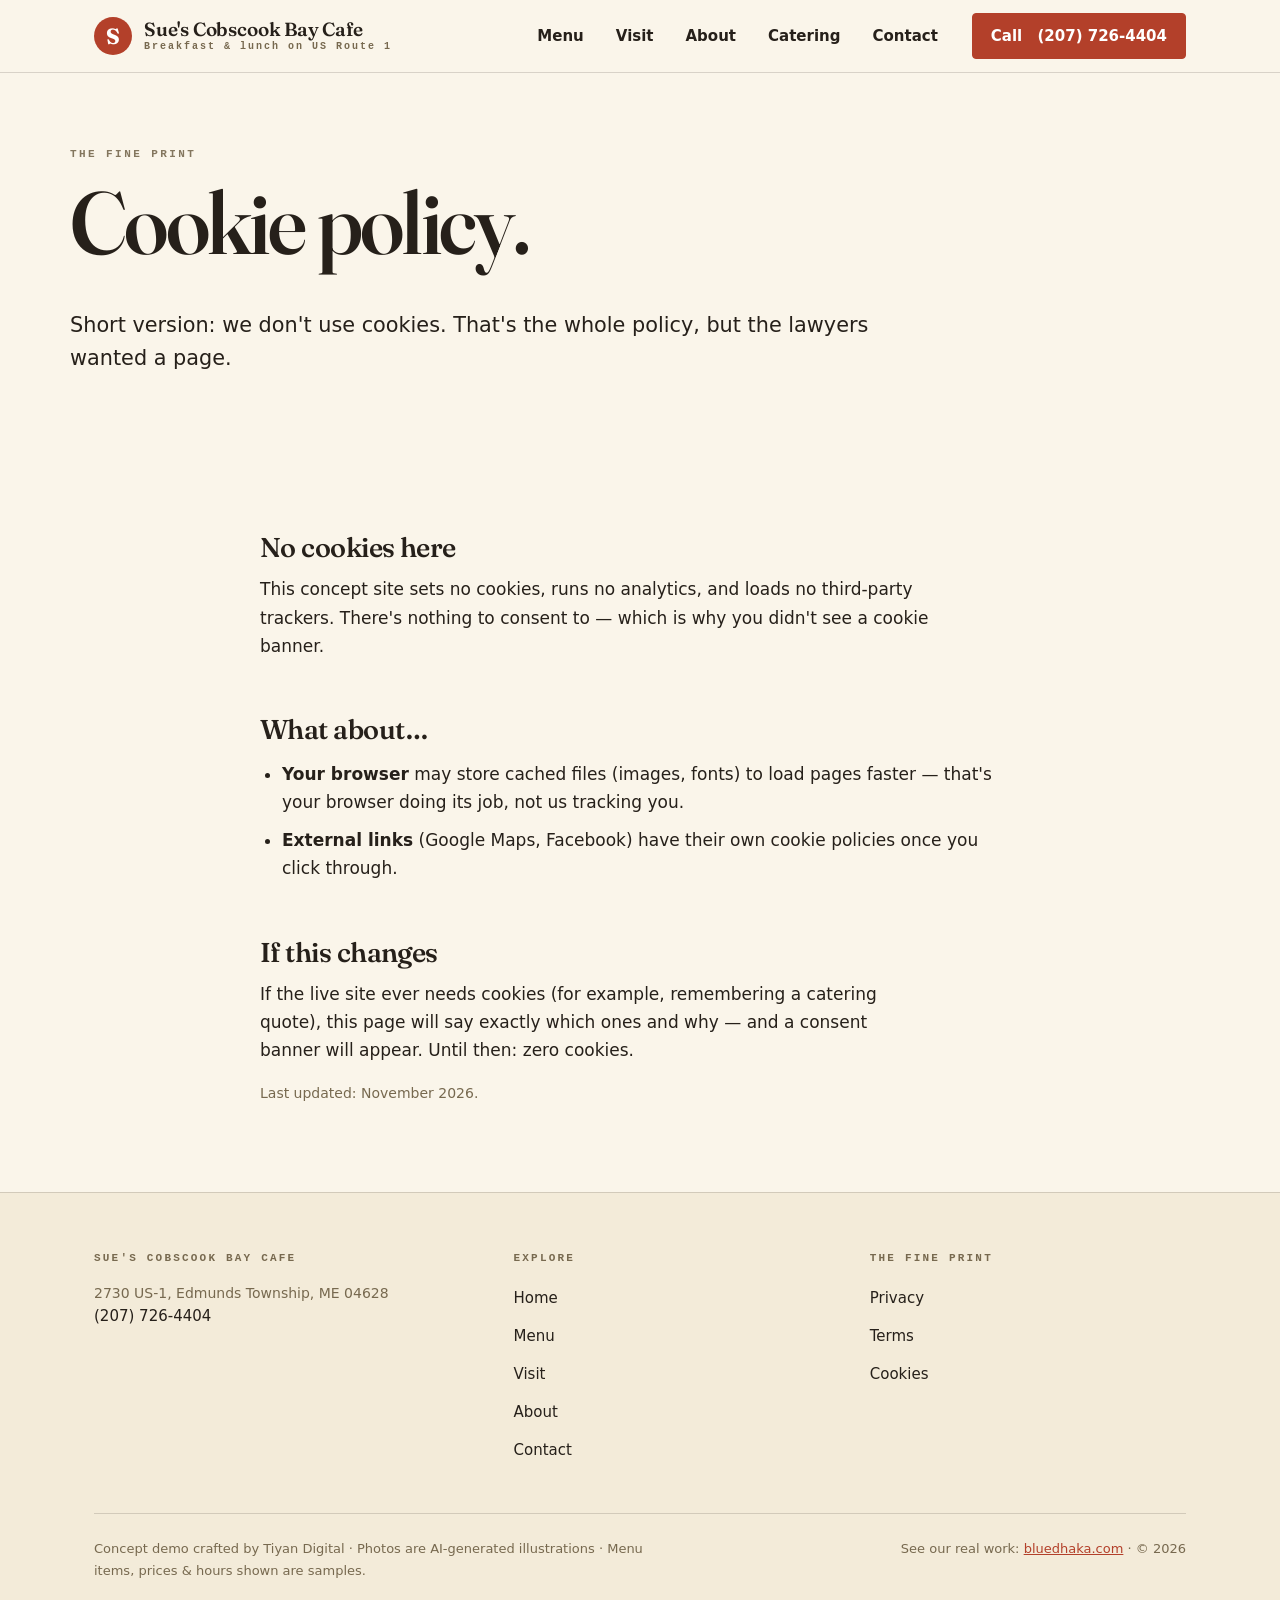
<file: cookies.html>
<!DOCTYPE html>
<html lang="en">
<head>
<meta charset="utf-8">
<meta name="viewport" content="width=device-width, initial-scale=1">
<title>Cookie Policy — Sue's Cobscook Bay Cafe</title>
<meta name="description" content="Cookie policy for the Sue's Cobscook Bay Cafe concept website. Short version: we don't use cookies.">
<link rel="stylesheet" href="assets/css/styles.css">
</head>
<body>

<header class="site-header">
  <div class="wrap header-inner">
    <a class="brand" href="index.html" aria-label="Sue's Cobscook Bay Cafe — home">
      <span class="brand-mark" aria-hidden="true">S</span>
      <span class="brand-name"><span data-site="name">Sue's Cobscook Bay Cafe</span><small data-site="tagline">Breakfast &amp; lunch on US Route 1</small></span>
    </a>
    <nav class="site-nav" id="site-nav" aria-label="Main">
      <a href="menu.html">Menu</a>
      <a href="visit.html">Visit</a>
      <a href="about.html">About</a>
      <a href="catering.html">Catering</a>
      <a href="contact.html">Contact</a>
    </nav>
    <a class="btn btn-sm header-cta" data-site="phoneHref" href="tel:+12077264404">Call&nbsp;<span data-site="phone">(207) 726-4404</span></a>
    <button class="nav-toggle" aria-expanded="false" aria-controls="site-nav" aria-label="Open menu"><span class="bars" aria-hidden="true"><span class="mid"></span></span></button>
  </div>
</header>

<main>
  <div class="wrap page-head">
    <p class="eyebrow">The fine print</p>
    <h1>Cookie policy.</h1>
    <p class="lede">Short version: we don't use cookies. That's the whole policy, but the lawyers wanted a page.</p>
  </div>
  <div class="wrap section-tight">
    <article class="legal">
      <h2>No cookies here</h2>
      <p>This concept site sets no cookies, runs no analytics, and loads no third-party trackers. There's nothing to consent to — which is why you didn't see a cookie banner.</p>
      <h2>What about…</h2>
      <ul>
        <li><strong>Your browser</strong> may store cached files (images, fonts) to load pages faster — that's your browser doing its job, not us tracking you.</li>
        <li><strong>External links</strong> (Google Maps, Facebook) have their own cookie policies once you click through.</li>
      </ul>
      <h2>If this changes</h2>
      <p>If the live site ever needs cookies (for example, remembering a catering quote), this page will say exactly which ones and why — and a consent banner will appear. Until then: zero cookies.</p>
      <p class="small muted">Last updated: November 2026.</p>
    </article>
  </div>
</main>

<footer class="site-footer">
  <div class="wrap">
    <div class="footer-grid">
      <div>
        <h4><span data-site="name">Sue's Cobscook Bay Cafe</span></h4>
        <p class="small muted"><span data-site="address">2730 US-1, Edmunds Township, ME 04628</span><br><a data-site="phoneHref" href="tel:+12077264404"><span data-site="phone">(207) 726-4404</span></a></p>
      </div>
      <div>
        <h4>Explore</h4>
        <ul>
          <li><a href="index.html">Home</a></li>
          <li><a href="menu.html">Menu</a></li>
          <li><a href="visit.html">Visit</a></li>
          <li><a href="about.html">About</a></li>
          <li><a href="contact.html">Contact</a></li>
        </ul>
      </div>
      <div>
        <h4>The fine print</h4>
        <ul>
          <li><a href="privacy.html">Privacy</a></li>
          <li><a href="terms.html">Terms</a></li>
          <li><a href="cookies.html" aria-current="page">Cookies</a></li>
        </ul>
      </div>
    </div>
    <div class="footer-base">
      <p>Concept demo crafted by Tiyan Digital · Photos are AI-generated illustrations · Menu items, prices &amp; hours shown are samples.</p>
      <p>See our real work: <a href="https://bluedhaka.com">bluedhaka.com</a> · © <span data-year>2026</span></p>
    </div>
  </div>
</footer>

<script src="assets/js/site.js"></script>
</body>
</html>
</file>
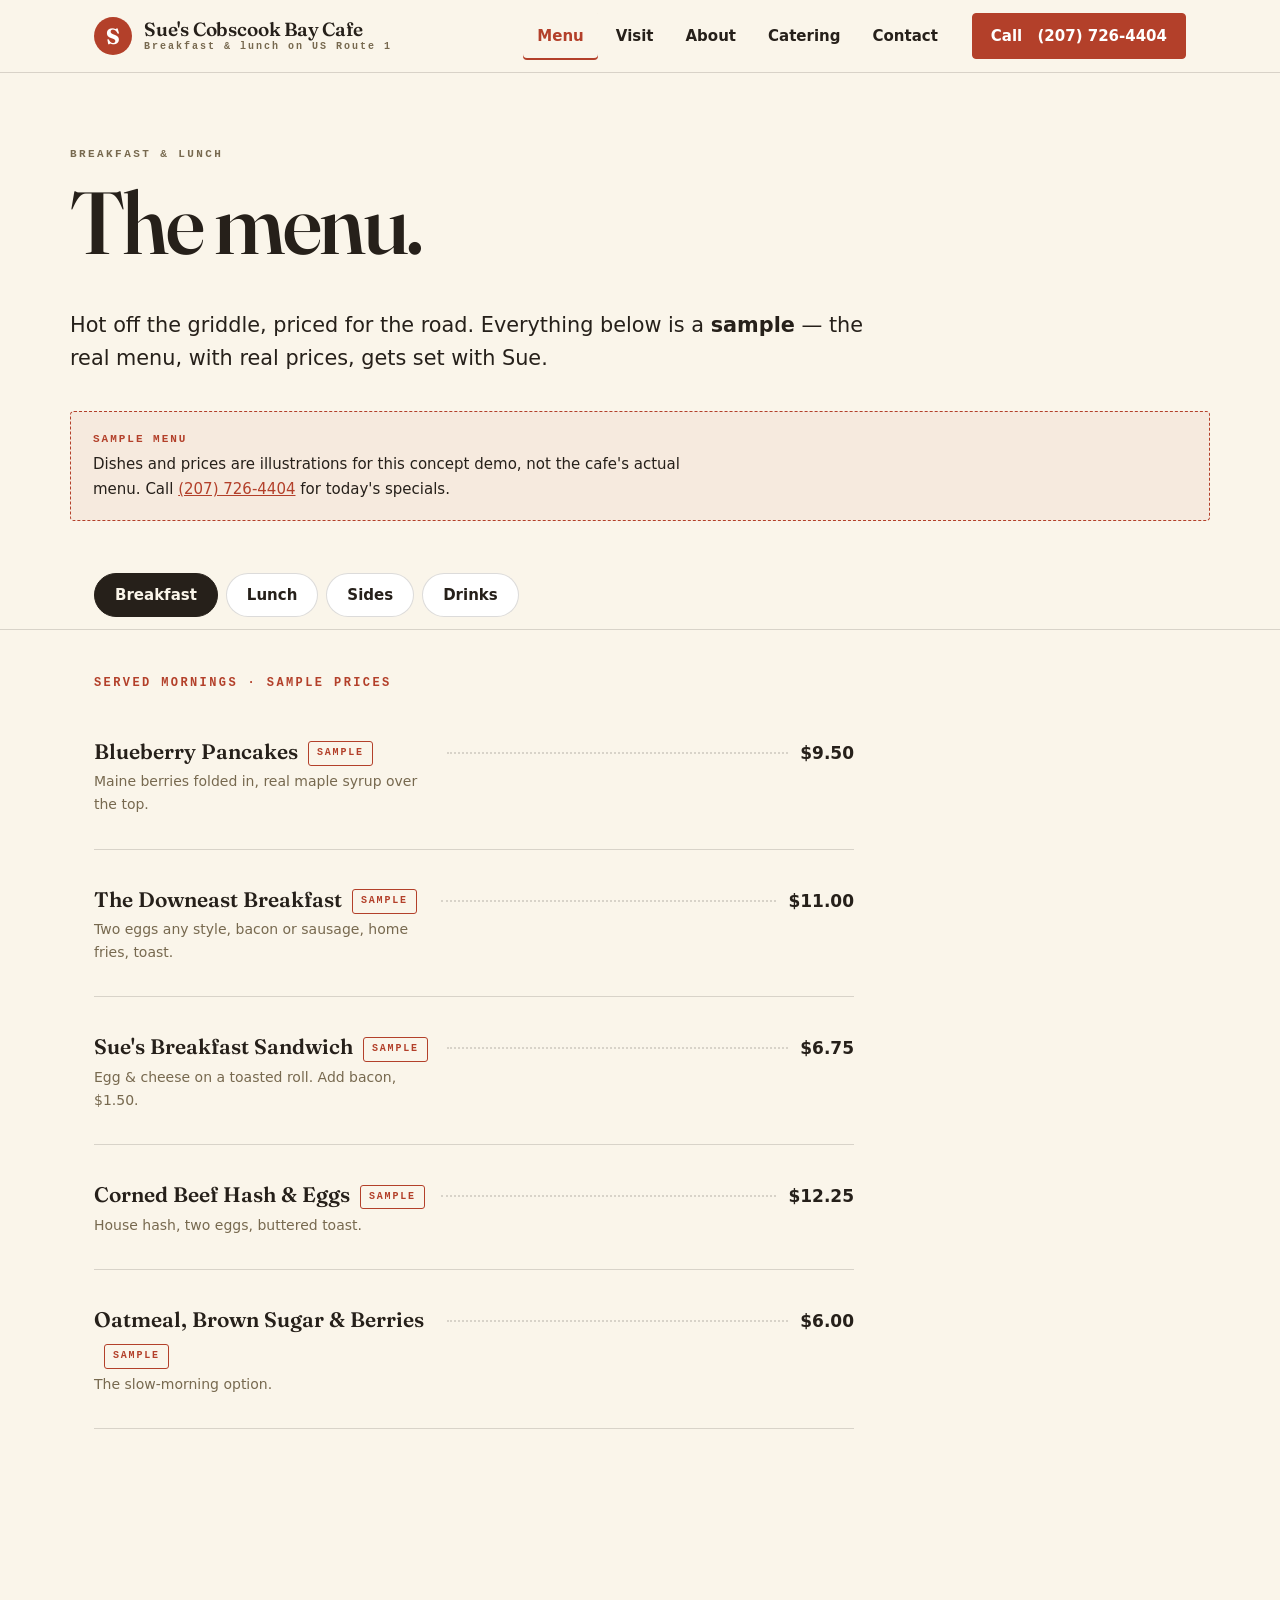
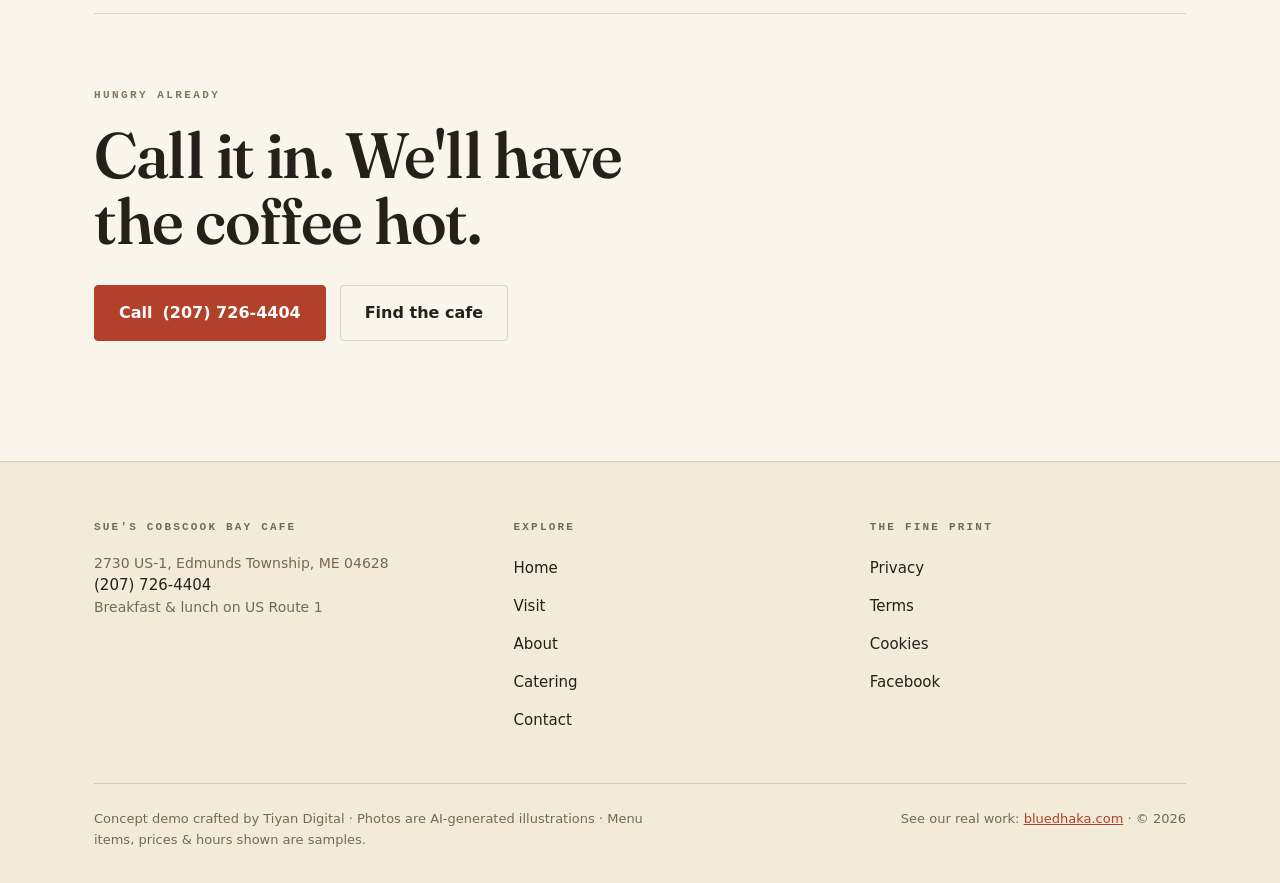
<file: menu.html>
<!DOCTYPE html>
<html lang="en">
<head>
<meta charset="utf-8">
<meta name="viewport" content="width=device-width, initial-scale=1">
<title>Menu — Sue's Cobscook Bay Cafe</title>
<meta name="description" content="Sample breakfast & lunch menu for Sue's Cobscook Bay Cafe, Edmunds Township ME. Final items and prices set with the cafe.">
<meta property="og:title" content="Menu — Sue's Cobscook Bay Cafe">
<meta property="og:type" content="website">
<meta property="og:image" content="assets/img/menu-pancakes.jpg">
<link rel="stylesheet" href="assets/css/styles.css">
</head>
<body class="has-callbar">

<header class="site-header">
  <div class="wrap header-inner">
    <a class="brand" href="index.html" aria-label="Sue's Cobscook Bay Cafe — home">
      <span class="brand-mark" aria-hidden="true">S</span>
      <span class="brand-name"><span data-site="name">Sue's Cobscook Bay Cafe</span><small data-site="tagline">Breakfast &amp; lunch on US Route 1</small></span>
    </a>
    <nav class="site-nav" id="site-nav" aria-label="Main">
      <a href="menu.html" aria-current="page">Menu</a>
      <a href="visit.html">Visit</a>
      <a href="about.html">About</a>
      <a href="catering.html">Catering</a>
      <a href="contact.html">Contact</a>
    </nav>
    <a class="btn btn-sm header-cta" data-site="phoneHref" href="tel:+12077264404">Call&nbsp;<span data-site="phone">(207) 726-4404</span></a>
    <button class="nav-toggle" aria-expanded="false" aria-controls="site-nav" aria-label="Open menu"><span class="bars" aria-hidden="true"><span class="mid"></span></span></button>
  </div>
</header>

<main>
  <div class="wrap page-head">
    <p class="eyebrow" data-reveal>Breakfast &amp; lunch</p>
    <h1 data-reveal="1">The menu.</h1>
    <p class="lede" data-reveal="2">Hot off the griddle, priced for the road. Everything below is a <strong>sample</strong> — the real menu, with real prices, gets set with Sue.</p>
    <div class="sample-banner" data-reveal="3" role="note">
      <div>
        <strong>Sample menu</strong>
        <p>Dishes and prices are illustrations for this concept demo, not the cafe's actual menu. Call <a data-site="phoneHref" href="tel:+12077264404"><span data-site="phone">(207) 726-4404</span></a> for today's specials.</p>
      </div>
    </div>
  </div>

  <div class="menu-tabs">
    <div class="wrap" role="tablist" aria-label="Menu categories" data-tabs>
      <button class="tab" role="tab" id="tab-breakfast" aria-controls="panel-breakfast" aria-selected="true">Breakfast</button>
      <button class="tab" role="tab" id="tab-lunch" aria-controls="panel-lunch" aria-selected="false" tabindex="-1">Lunch</button>
      <button class="tab" role="tab" id="tab-sides" aria-controls="panel-sides" aria-selected="false" tabindex="-1">Sides</button>
      <button class="tab" role="tab" id="tab-drinks" aria-controls="panel-drinks" aria-selected="false" tabindex="-1">Drinks</button>
    </div>
  </div>

  <div class="wrap">
    <div class="menu-panel" role="tabpanel" id="panel-breakfast" aria-labelledby="tab-breakfast" data-reveal>
      <p class="menu-cat">Served mornings · sample prices</p>
      <ul class="menu-list">
        <li><div class="dish"><div style="flex:1"><span class="dish-name">Blueberry Pancakes<span class="sample-tag">Sample</span></span><span class="dish-note">Maine berries folded in, real maple syrup over the top.</span></div><span class="dish-leader" aria-hidden="true"></span><span class="dish-price">$9.50</span></div></li>
        <li><div class="dish"><div style="flex:1"><span class="dish-name">The Downeast Breakfast<span class="sample-tag">Sample</span></span><span class="dish-note">Two eggs any style, bacon or sausage, home fries, toast.</span></div><span class="dish-leader" aria-hidden="true"></span><span class="dish-price">$11.00</span></div></li>
        <li><div class="dish"><div style="flex:1"><span class="dish-name">Sue's Breakfast Sandwich<span class="sample-tag">Sample</span></span><span class="dish-note">Egg &amp; cheese on a toasted roll. Add bacon, $1.50.</span></div><span class="dish-leader" aria-hidden="true"></span><span class="dish-price">$6.75</span></div></li>
        <li><div class="dish"><div style="flex:1"><span class="dish-name">Corned Beef Hash &amp; Eggs<span class="sample-tag">Sample</span></span><span class="dish-note">House hash, two eggs, buttered toast.</span></div><span class="dish-leader" aria-hidden="true"></span><span class="dish-price">$12.25</span></div></li>
        <li><div class="dish"><div style="flex:1"><span class="dish-name">Oatmeal, Brown Sugar &amp; Berries<span class="sample-tag">Sample</span></span><span class="dish-note">The slow-morning option.</span></div><span class="dish-leader" aria-hidden="true"></span><span class="dish-price">$6.00</span></div></li>
      </ul>
    </div>

    <div class="menu-panel" role="tabpanel" id="panel-lunch" aria-labelledby="tab-lunch" hidden>
      <p class="menu-cat">Served midday · sample prices</p>
      <ul class="menu-list">
        <li><div class="dish"><div style="flex:1"><span class="dish-name">Maine Lobster Roll<span class="sample-tag">Sample</span></span><span class="dish-note">Split-top bun, drawn butter, fries on the side.</span></div><span class="dish-leader" aria-hidden="true"></span><span class="dish-price">$16.50</span></div></li>
        <li><div class="dish"><div style="flex:1"><span class="dish-name">Route 1 Club<span class="sample-tag">Sample</span></span><span class="dish-note">Turkey, bacon, lettuce, tomato, mayo on toasted bread.</span></div><span class="dish-leader" aria-hidden="true"></span><span class="dish-price">$10.25</span></div></li>
        <li><div class="dish"><div style="flex:1"><span class="dish-name">Clam Chowder &amp; Grilled Cheese<span class="sample-tag">Sample</span></span><span class="dish-note">The cold-day combo. Cup of chowder, golden grilled cheese.</span></div><span class="dish-leader" aria-hidden="true"></span><span class="dish-price">$11.75</span></div></li>
        <li><div class="dish"><div style="flex:1"><span class="dish-name">Cobscook Burger<span class="sample-tag">Sample</span></span><span class="dish-note">Half-pound patty, cheddar, all the fixings, fries.</span></div><span class="dish-leader" aria-hidden="true"></span><span class="dish-price">$12.00</span></div></li>
        <li><div class="dish"><div style="flex:1"><span class="dish-name">Downeast Salad<span class="sample-tag">Sample</span></span><span class="dish-note">Greens, apple, cheddar, maple vinaigrette. Add chicken $3.</span></div><span class="dish-leader" aria-hidden="true"></span><span class="dish-price">$9.75</span></div></li>
      </ul>
    </div>

    <div class="menu-panel" role="tabpanel" id="panel-sides" aria-labelledby="tab-sides" hidden>
      <p class="menu-cat">On the side · sample prices</p>
      <ul class="menu-list">
        <li><div class="dish"><div style="flex:1"><span class="dish-name">Home Fries<span class="sample-tag">Sample</span></span></div><span class="dish-leader" aria-hidden="true"></span><span class="dish-price">$3.50</span></div></li>
        <li><div class="dish"><div style="flex:1"><span class="dish-name">Bacon (3)<span class="sample-tag">Sample</span></span></div><span class="dish-leader" aria-hidden="true"></span><span class="dish-price">$3.75</span></div></li>
        <li><div class="dish"><div style="flex:1"><span class="dish-name">Toast &amp; Jam<span class="sample-tag">Sample</span></span></div><span class="dish-leader" aria-hidden="true"></span><span class="dish-price">$2.50</span></div></li>
        <li><div class="dish"><div style="flex:1"><span class="dish-name">Cup of Clam Chowder<span class="sample-tag">Sample</span></span></div><span class="dish-leader" aria-hidden="true"></span><span class="dish-price">$5.25</span></div></li>
        <li><div class="dish"><div style="flex:1"><span class="dish-name">Fries<span class="sample-tag">Sample</span></span></div><span class="dish-leader" aria-hidden="true"></span><span class="dish-price">$3.75</span></div></li>
      </ul>
    </div>

    <div class="menu-panel" role="tabpanel" id="panel-drinks" aria-labelledby="tab-drinks" hidden>
      <p class="menu-cat">To drink · sample prices</p>
      <ul class="menu-list">
        <li><div class="dish"><div style="flex:1"><span class="dish-name">Fresh-Brewed Coffee<span class="sample-tag">Sample</span></span><span class="dish-note">Hot, honest, refilled with a smile.</span></div><span class="dish-leader" aria-hidden="true"></span><span class="dish-price">$2.75</span></div></li>
        <li><div class="dish"><div style="flex:1"><span class="dish-name">Hot Tea<span class="sample-tag">Sample</span></span></div><span class="dish-leader" aria-hidden="true"></span><span class="dish-price">$2.50</span></div></li>
        <li><div class="dish"><div style="flex:1"><span class="dish-name">Orange Juice<span class="sample-tag">Sample</span></span></div><span class="dish-leader" aria-hidden="true"></span><span class="dish-price">$3.50</span></div></li>
        <li><div class="dish"><div style="flex:1"><span class="dish-name">Chocolate Milk<span class="sample-tag">Sample</span></span></div><span class="dish-leader" aria-hidden="true"></span><span class="dish-price">$3.25</span></div></li>
        <li><div class="dish"><div style="flex:1"><span class="dish-name">Soda<span class="sample-tag">Sample</span></span></div><span class="dish-leader" aria-hidden="true"></span><span class="dish-price">$2.75</span></div></li>
      </ul>
    </div>

    <div class="final-cta" data-reveal>
      <p class="eyebrow">Hungry already</p>
      <h2>Call it in. We'll have<br>the coffee hot.</h2>
      <div class="cta-row">
        <a class="btn" data-site="phoneHref" href="tel:+12077264404">Call <span data-site="phone">(207) 726-4404</span></a>
        <a class="btn btn-ghost" href="visit.html">Find the cafe</a>
      </div>
    </div>
  </div>
</main>

<a class="callbar has-callbar" data-site="phoneHref" href="tel:+12077264404"><span>Call the cafe</span><span class="n" data-site="phone">(207) 726-4404</span></a>

<footer class="site-footer">
  <div class="wrap">
    <div class="footer-grid">
      <div>
        <h4><span data-site="name">Sue's Cobscook Bay Cafe</span></h4>
        <p class="small muted"><span data-site="address">2730 US-1, Edmunds Township, ME 04628</span><br><a data-site="phoneHref" href="tel:+12077264404"><span data-site="phone">(207) 726-4404</span></a><br><span data-site="tagline">Breakfast &amp; lunch on US Route 1</span></p>
      </div>
      <div>
        <h4>Explore</h4>
        <ul>
          <li><a href="index.html">Home</a></li>
          <li><a href="visit.html">Visit</a></li>
          <li><a href="about.html">About</a></li>
          <li><a href="catering.html">Catering</a></li>
          <li><a href="contact.html">Contact</a></li>
        </ul>
      </div>
      <div>
        <h4>The fine print</h4>
        <ul>
          <li><a href="privacy.html">Privacy</a></li>
          <li><a href="terms.html">Terms</a></li>
          <li><a href="cookies.html">Cookies</a></li>
          <li><a data-site="facebook" href="https://www.facebook.com/105497534768402">Facebook</a></li>
        </ul>
      </div>
    </div>
    <div class="footer-base">
      <p>Concept demo crafted by Tiyan Digital · Photos are AI-generated illustrations · Menu items, prices &amp; hours shown are samples.</p>
      <p>See our real work: <a href="https://bluedhaka.com">bluedhaka.com</a> · © <span data-year>2026</span></p>
    </div>
  </div>
</footer>

<script src="assets/js/site.js"></script>
</body>
</html>
</file>
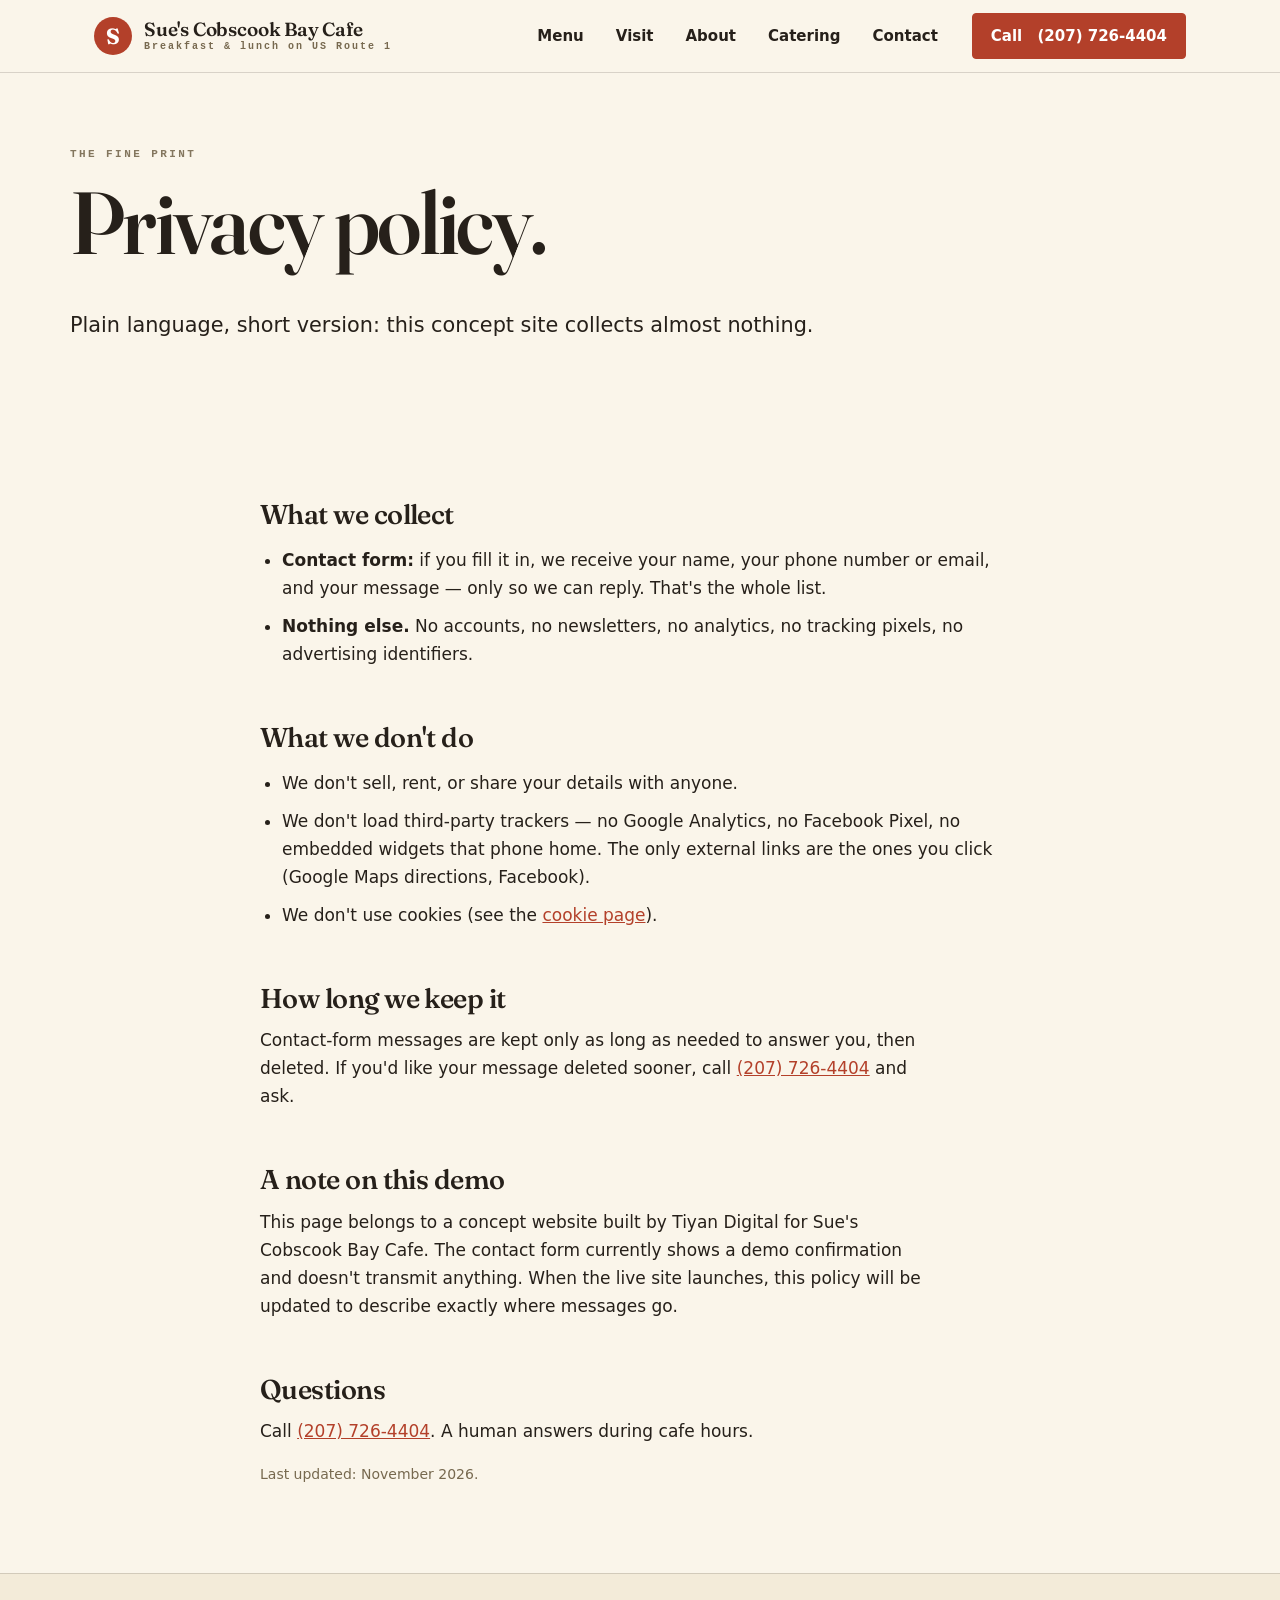
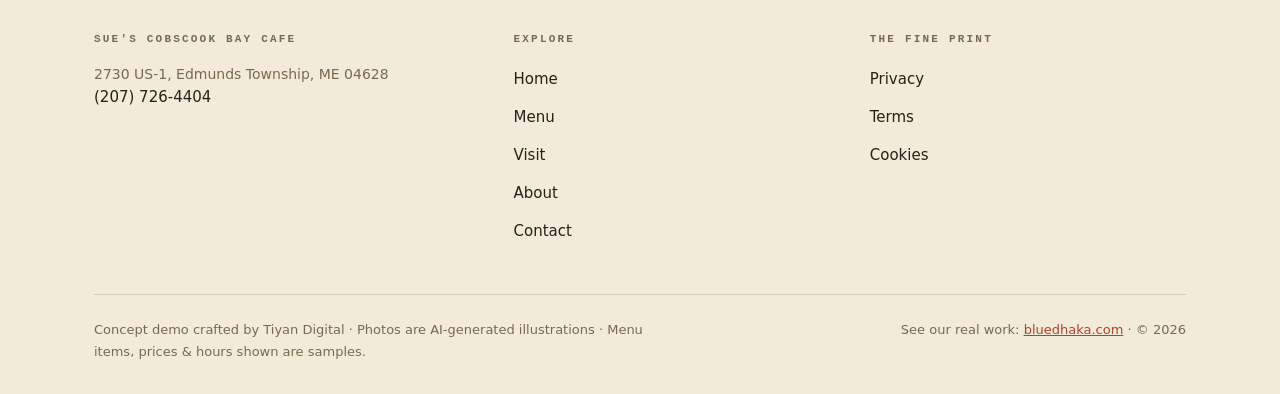
<file: privacy.html>
<!DOCTYPE html>
<html lang="en">
<head>
<meta charset="utf-8">
<meta name="viewport" content="width=device-width, initial-scale=1">
<title>Privacy Policy — Sue's Cobscook Bay Cafe</title>
<meta name="description" content="Privacy policy for the Sue's Cobscook Bay Cafe concept website.">
<link rel="stylesheet" href="assets/css/styles.css">
</head>
<body>

<header class="site-header">
  <div class="wrap header-inner">
    <a class="brand" href="index.html" aria-label="Sue's Cobscook Bay Cafe — home">
      <span class="brand-mark" aria-hidden="true">S</span>
      <span class="brand-name"><span data-site="name">Sue's Cobscook Bay Cafe</span><small data-site="tagline">Breakfast &amp; lunch on US Route 1</small></span>
    </a>
    <nav class="site-nav" id="site-nav" aria-label="Main">
      <a href="menu.html">Menu</a>
      <a href="visit.html">Visit</a>
      <a href="about.html">About</a>
      <a href="catering.html">Catering</a>
      <a href="contact.html">Contact</a>
    </nav>
    <a class="btn btn-sm header-cta" data-site="phoneHref" href="tel:+12077264404">Call&nbsp;<span data-site="phone">(207) 726-4404</span></a>
    <button class="nav-toggle" aria-expanded="false" aria-controls="site-nav" aria-label="Open menu"><span class="bars" aria-hidden="true"><span class="mid"></span></span></button>
  </div>
</header>

<main>
  <div class="wrap page-head">
    <p class="eyebrow">The fine print</p>
    <h1>Privacy policy.</h1>
    <p class="lede">Plain language, short version: this concept site collects almost nothing.</p>
  </div>
  <div class="wrap section-tight">
    <article class="legal">
      <h2>What we collect</h2>
      <ul>
        <li><strong>Contact form:</strong> if you fill it in, we receive your name, your phone number or email, and your message — only so we can reply. That's the whole list.</li>
        <li><strong>Nothing else.</strong> No accounts, no newsletters, no analytics, no tracking pixels, no advertising identifiers.</li>
      </ul>
      <h2>What we don't do</h2>
      <ul>
        <li>We don't sell, rent, or share your details with anyone.</li>
        <li>We don't load third-party trackers — no Google Analytics, no Facebook Pixel, no embedded widgets that phone home. The only external links are the ones you click (Google Maps directions, Facebook).</li>
        <li>We don't use cookies (see the <a href="cookies.html">cookie page</a>).</li>
      </ul>
      <h2>How long we keep it</h2>
      <p>Contact-form messages are kept only as long as needed to answer you, then deleted. If you'd like your message deleted sooner, call <a data-site="phoneHref" href="tel:+12077264404"><span data-site="phone">(207) 726-4404</span></a> and ask.</p>
      <h2>A note on this demo</h2>
      <p>This page belongs to a concept website built by Tiyan Digital for <span data-site="name">Sue's Cobscook Bay Cafe</span>. The contact form currently shows a demo confirmation and doesn't transmit anything. When the live site launches, this policy will be updated to describe exactly where messages go.</p>
      <h2>Questions</h2>
      <p>Call <a data-site="phoneHref" href="tel:+12077264404"><span data-site="phone">(207) 726-4404</span></a>. A human answers during cafe hours.</p>
      <p class="small muted">Last updated: November 2026.</p>
    </article>
  </div>
</main>

<footer class="site-footer">
  <div class="wrap">
    <div class="footer-grid">
      <div>
        <h4><span data-site="name">Sue's Cobscook Bay Cafe</span></h4>
        <p class="small muted"><span data-site="address">2730 US-1, Edmunds Township, ME 04628</span><br><a data-site="phoneHref" href="tel:+12077264404"><span data-site="phone">(207) 726-4404</span></a></p>
      </div>
      <div>
        <h4>Explore</h4>
        <ul>
          <li><a href="index.html">Home</a></li>
          <li><a href="menu.html">Menu</a></li>
          <li><a href="visit.html">Visit</a></li>
          <li><a href="about.html">About</a></li>
          <li><a href="contact.html">Contact</a></li>
        </ul>
      </div>
      <div>
        <h4>The fine print</h4>
        <ul>
          <li><a href="privacy.html" aria-current="page">Privacy</a></li>
          <li><a href="terms.html">Terms</a></li>
          <li><a href="cookies.html">Cookies</a></li>
        </ul>
      </div>
    </div>
    <div class="footer-base">
      <p>Concept demo crafted by Tiyan Digital · Photos are AI-generated illustrations · Menu items, prices &amp; hours shown are samples.</p>
      <p>See our real work: <a href="https://bluedhaka.com">bluedhaka.com</a> · © <span data-year>2026</span></p>
    </div>
  </div>
</footer>

<script src="assets/js/site.js"></script>
</body>
</html>
</file>
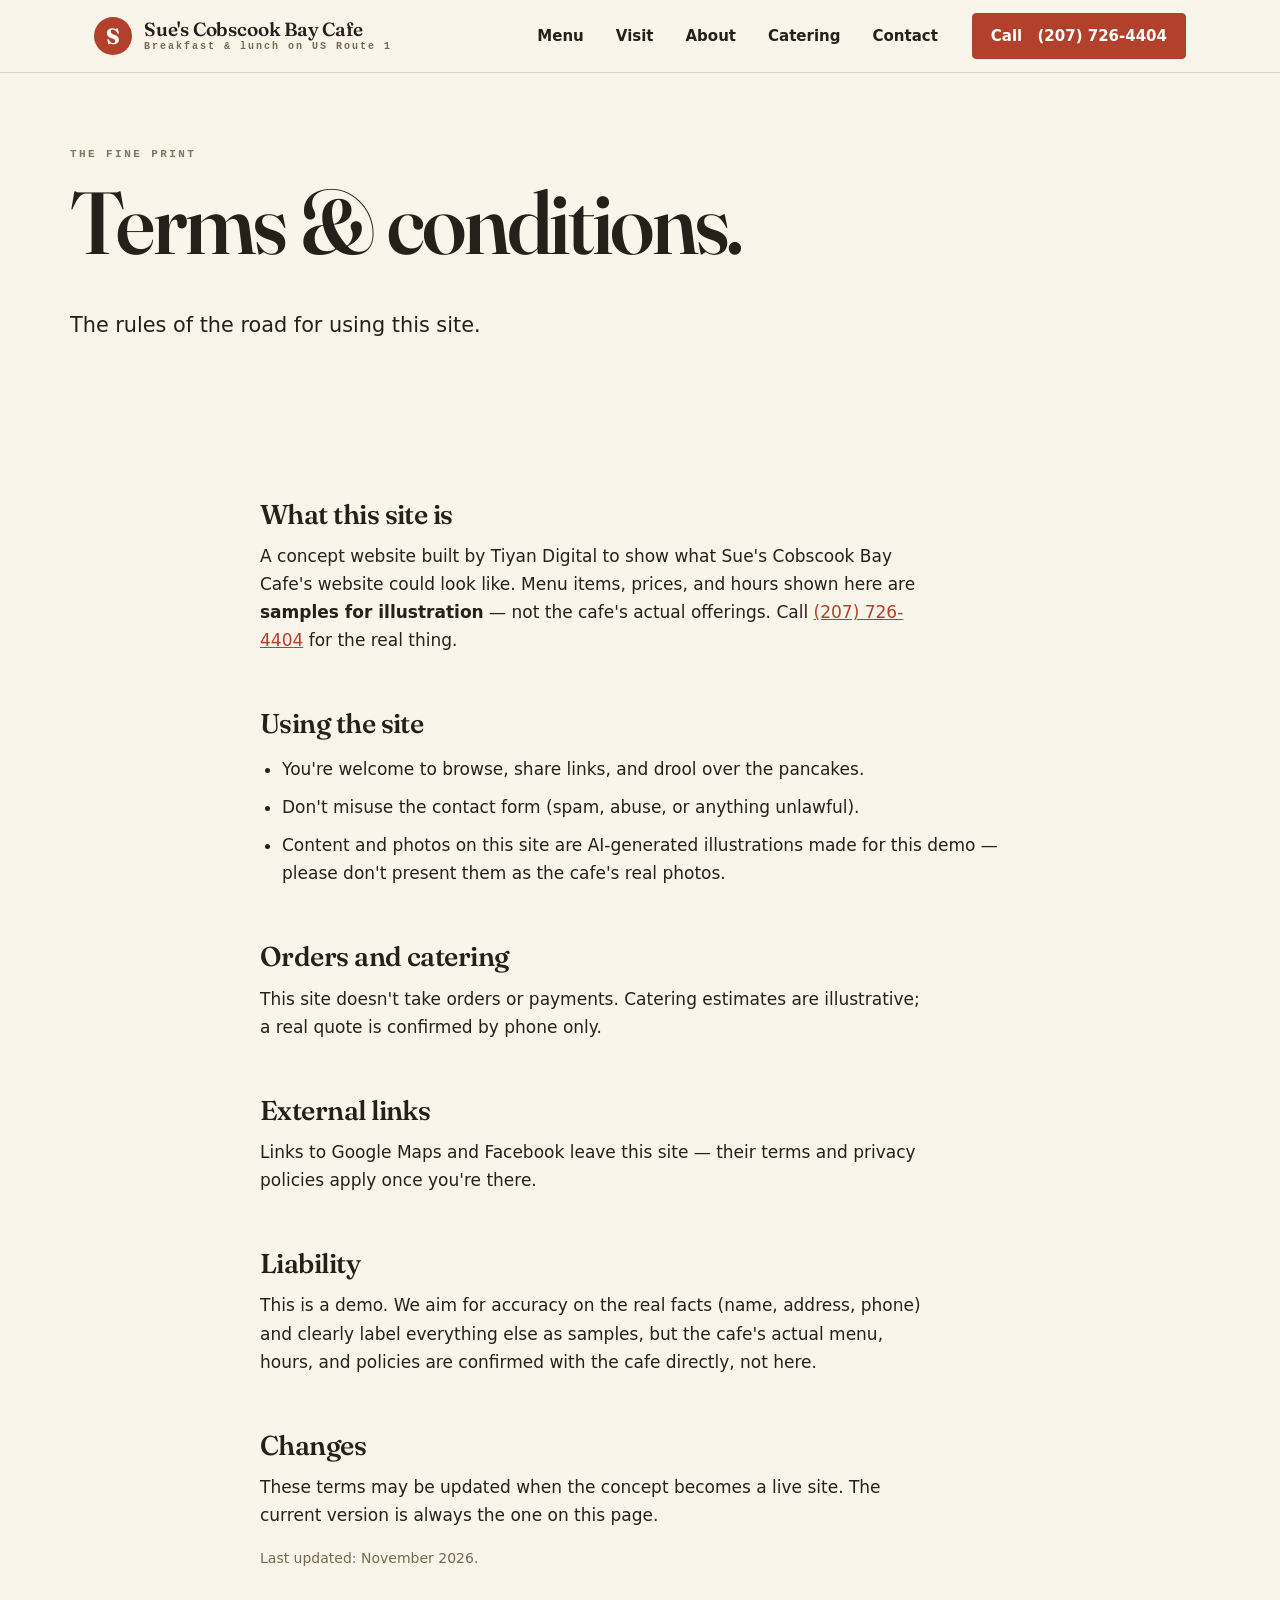
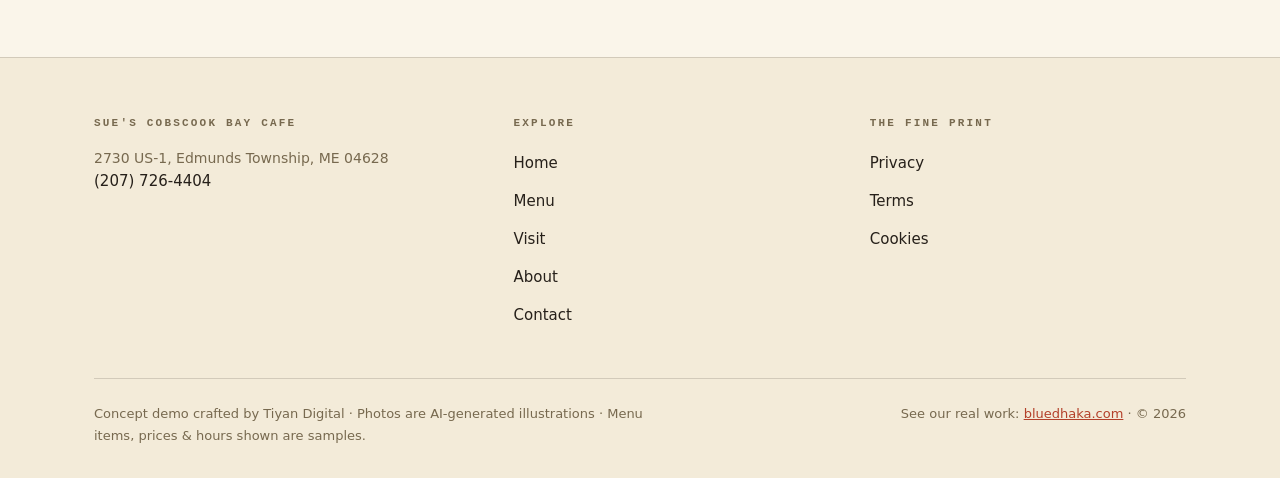
<file: terms.html>
<!DOCTYPE html>
<html lang="en">
<head>
<meta charset="utf-8">
<meta name="viewport" content="width=device-width, initial-scale=1">
<title>Terms &amp; Conditions — Sue's Cobscook Bay Cafe</title>
<meta name="description" content="Terms and conditions for the Sue's Cobscook Bay Cafe concept website.">
<link rel="stylesheet" href="assets/css/styles.css">
</head>
<body>

<header class="site-header">
  <div class="wrap header-inner">
    <a class="brand" href="index.html" aria-label="Sue's Cobscook Bay Cafe — home">
      <span class="brand-mark" aria-hidden="true">S</span>
      <span class="brand-name"><span data-site="name">Sue's Cobscook Bay Cafe</span><small data-site="tagline">Breakfast &amp; lunch on US Route 1</small></span>
    </a>
    <nav class="site-nav" id="site-nav" aria-label="Main">
      <a href="menu.html">Menu</a>
      <a href="visit.html">Visit</a>
      <a href="about.html">About</a>
      <a href="catering.html">Catering</a>
      <a href="contact.html">Contact</a>
    </nav>
    <a class="btn btn-sm header-cta" data-site="phoneHref" href="tel:+12077264404">Call&nbsp;<span data-site="phone">(207) 726-4404</span></a>
    <button class="nav-toggle" aria-expanded="false" aria-controls="site-nav" aria-label="Open menu"><span class="bars" aria-hidden="true"><span class="mid"></span></span></button>
  </div>
</header>

<main>
  <div class="wrap page-head">
    <p class="eyebrow">The fine print</p>
    <h1>Terms &amp; conditions.</h1>
    <p class="lede">The rules of the road for using this site.</p>
  </div>
  <div class="wrap section-tight">
    <article class="legal">
      <h2>What this site is</h2>
      <p>A concept website built by Tiyan Digital to show what <span data-site="name">Sue's Cobscook Bay Cafe</span>'s website could look like. Menu items, prices, and hours shown here are <strong>samples for illustration</strong> — not the cafe's actual offerings. Call <a data-site="phoneHref" href="tel:+12077264404"><span data-site="phone">(207) 726-4404</span></a> for the real thing.</p>
      <h2>Using the site</h2>
      <ul>
        <li>You're welcome to browse, share links, and drool over the pancakes.</li>
        <li>Don't misuse the contact form (spam, abuse, or anything unlawful).</li>
        <li>Content and photos on this site are AI-generated illustrations made for this demo — please don't present them as the cafe's real photos.</li>
      </ul>
      <h2>Orders and catering</h2>
      <p>This site doesn't take orders or payments. Catering estimates are illustrative; a real quote is confirmed by phone only.</p>
      <h2>External links</h2>
      <p>Links to Google Maps and Facebook leave this site — their terms and privacy policies apply once you're there.</p>
      <h2>Liability</h2>
      <p>This is a demo. We aim for accuracy on the real facts (name, address, phone) and clearly label everything else as samples, but the cafe's actual menu, hours, and policies are confirmed with the cafe directly, not here.</p>
      <h2>Changes</h2>
      <p>These terms may be updated when the concept becomes a live site. The current version is always the one on this page.</p>
      <p class="small muted">Last updated: November 2026.</p>
    </article>
  </div>
</main>

<footer class="site-footer">
  <div class="wrap">
    <div class="footer-grid">
      <div>
        <h4><span data-site="name">Sue's Cobscook Bay Cafe</span></h4>
        <p class="small muted"><span data-site="address">2730 US-1, Edmunds Township, ME 04628</span><br><a data-site="phoneHref" href="tel:+12077264404"><span data-site="phone">(207) 726-4404</span></a></p>
      </div>
      <div>
        <h4>Explore</h4>
        <ul>
          <li><a href="index.html">Home</a></li>
          <li><a href="menu.html">Menu</a></li>
          <li><a href="visit.html">Visit</a></li>
          <li><a href="about.html">About</a></li>
          <li><a href="contact.html">Contact</a></li>
        </ul>
      </div>
      <div>
        <h4>The fine print</h4>
        <ul>
          <li><a href="privacy.html">Privacy</a></li>
          <li><a href="terms.html" aria-current="page">Terms</a></li>
          <li><a href="cookies.html">Cookies</a></li>
        </ul>
      </div>
    </div>
    <div class="footer-base">
      <p>Concept demo crafted by Tiyan Digital · Photos are AI-generated illustrations · Menu items, prices &amp; hours shown are samples.</p>
      <p>See our real work: <a href="https://bluedhaka.com">bluedhaka.com</a> · © <span data-year>2026</span></p>
    </div>
  </div>
</footer>

<script src="assets/js/site.js"></script>
</body>
</html>
</file>
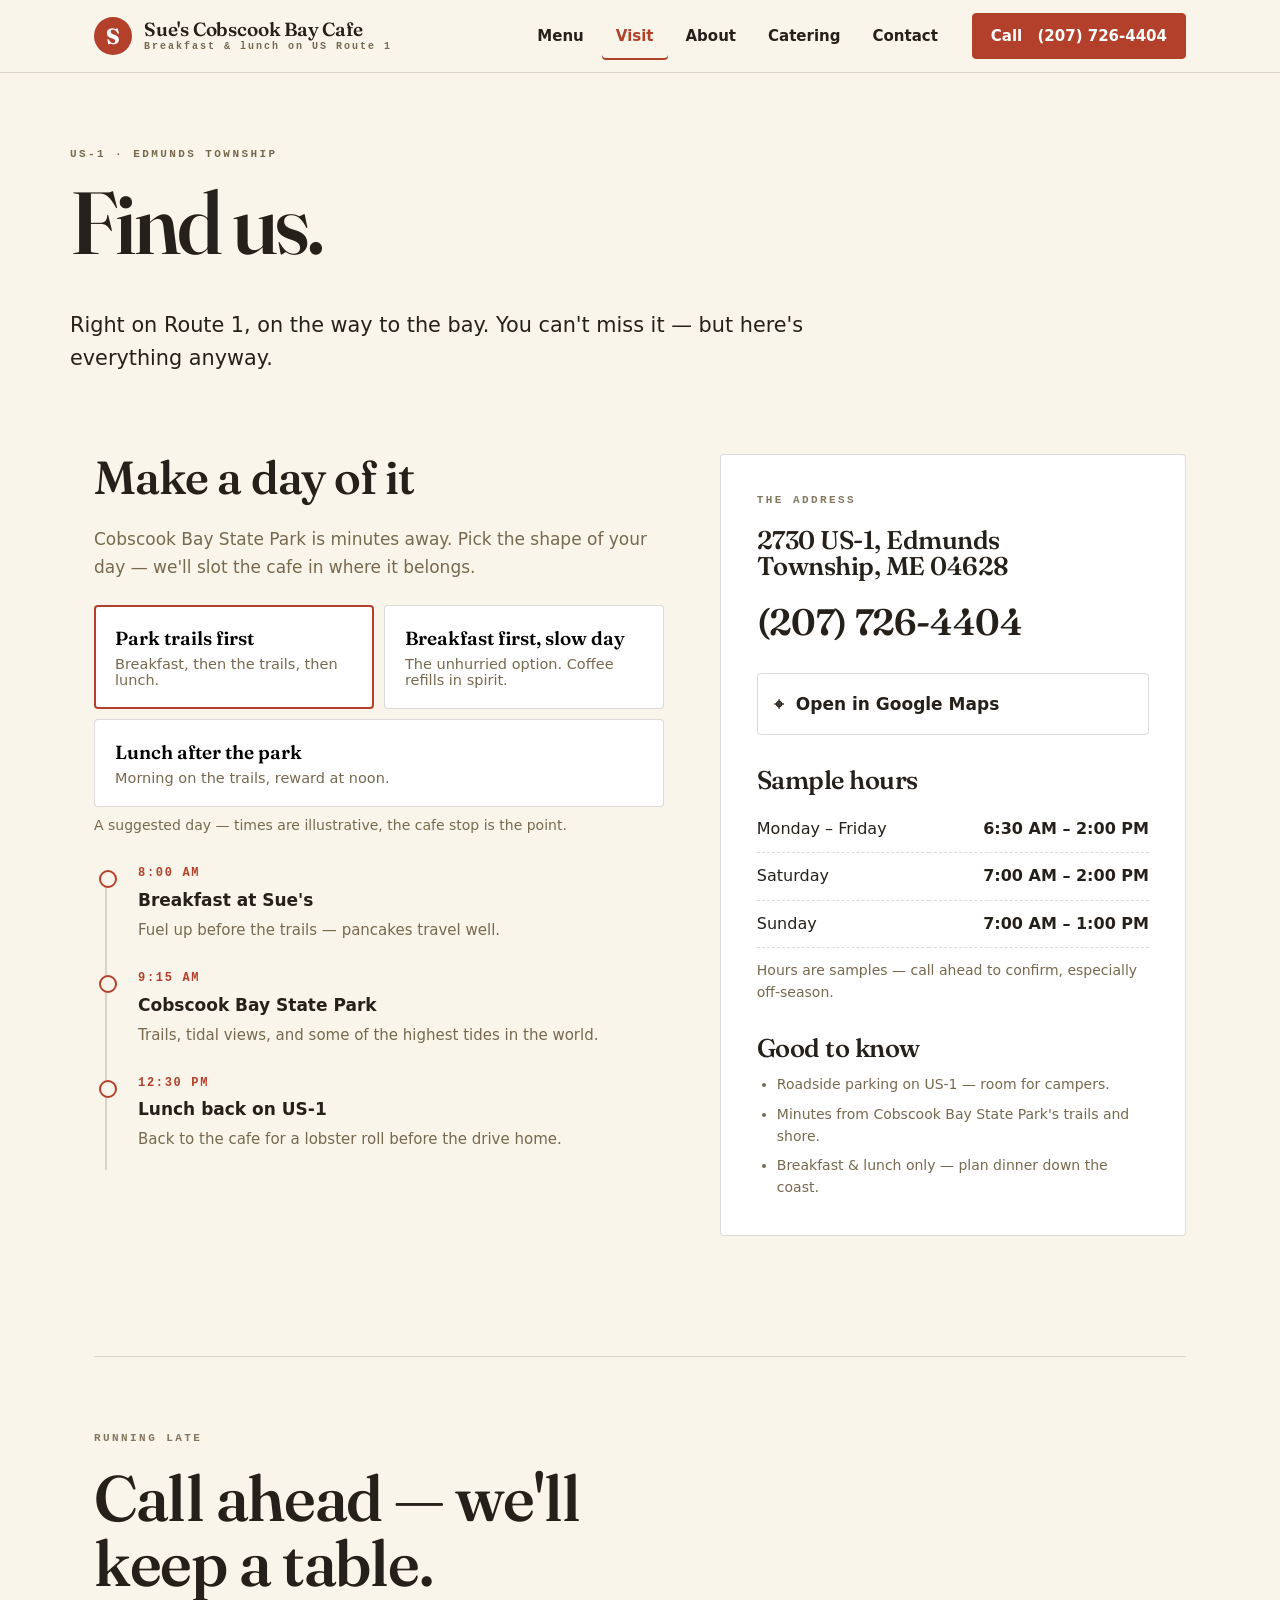
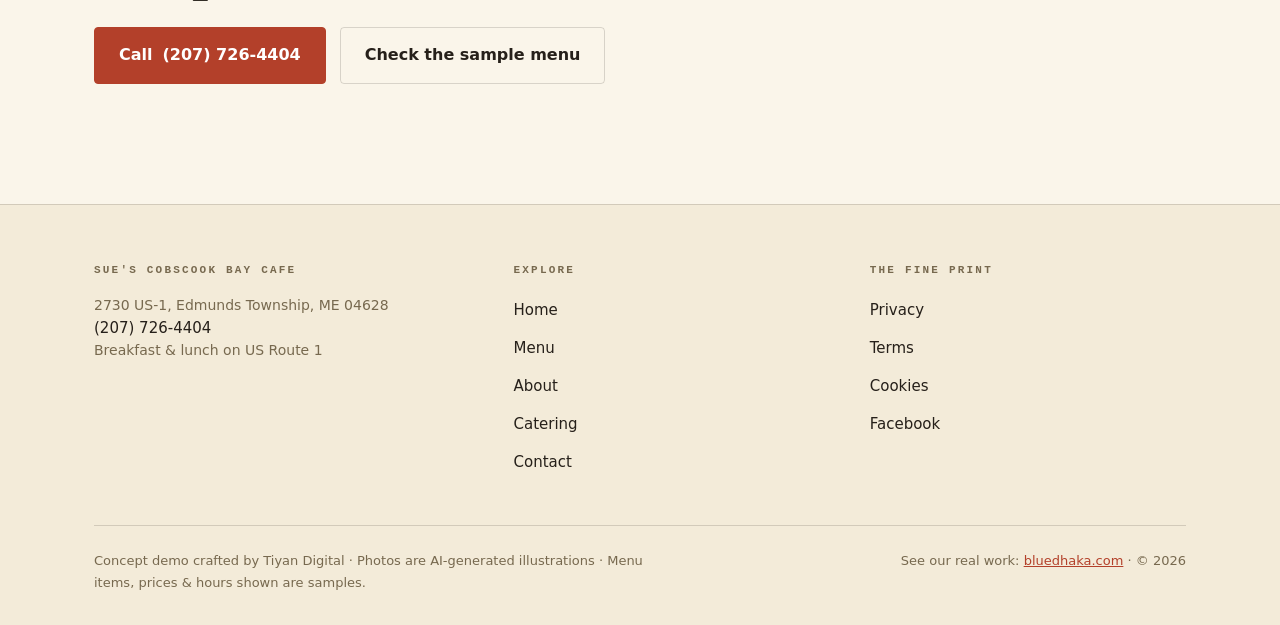
<file: visit.html>
<!DOCTYPE html>
<html lang="en">
<head>
<meta charset="utf-8">
<meta name="viewport" content="width=device-width, initial-scale=1">
<title>Visit — Sue's Cobscook Bay Cafe</title>
<meta name="description" content="Find Sue's Cobscook Bay Cafe at 2730 US-1, Edmunds Township ME — minutes from Cobscook Bay State Park. Sample hours, directions, and a day-trip planner.">
<meta property="og:title" content="Visit — Sue's Cobscook Bay Cafe">
<meta property="og:type" content="website">
<meta property="og:image" content="assets/img/cobscook-shore.jpg">
<link rel="stylesheet" href="assets/css/styles.css">
</head>
<body class="has-callbar">

<header class="site-header">
  <div class="wrap header-inner">
    <a class="brand" href="index.html" aria-label="Sue's Cobscook Bay Cafe — home">
      <span class="brand-mark" aria-hidden="true">S</span>
      <span class="brand-name"><span data-site="name">Sue's Cobscook Bay Cafe</span><small data-site="tagline">Breakfast &amp; lunch on US Route 1</small></span>
    </a>
    <nav class="site-nav" id="site-nav" aria-label="Main">
      <a href="menu.html">Menu</a>
      <a href="visit.html" aria-current="page">Visit</a>
      <a href="about.html">About</a>
      <a href="catering.html">Catering</a>
      <a href="contact.html">Contact</a>
    </nav>
    <a class="btn btn-sm header-cta" data-site="phoneHref" href="tel:+12077264404">Call&nbsp;<span data-site="phone">(207) 726-4404</span></a>
    <button class="nav-toggle" aria-expanded="false" aria-controls="site-nav" aria-label="Open menu"><span class="bars" aria-hidden="true"><span class="mid"></span></span></button>
  </div>
</header>

<main>
  <div class="wrap page-head">
    <p class="eyebrow" data-reveal>US-1 · Edmunds Township</p>
    <h1 data-reveal="1">Find us.</h1>
    <p class="lede" data-reveal="2">Right on Route 1, on the way to the bay. You can't miss it — but here's everything anyway.</p>
  </div>

  <div class="wrap">
    <div class="visit-grid">
      <div data-reveal>
        <h2>Make a day of it</h2>
        <p class="muted">Cobscook Bay State Park is minutes away. Pick the shape of your day — we'll slot the cafe in where it belongs.</p>
        <div class="plan-picker" data-plans role="group" aria-label="Choose your day">
          <button type="button" class="plan-card" data-plan="park" aria-pressed="true">
            <h4>Park trails first</h4>
            <p>Breakfast, then the trails, then lunch.</p>
          </button>
          <button type="button" class="plan-card" data-plan="breakfast" aria-pressed="false">
            <h4>Breakfast first, slow day</h4>
            <p>The unhurried option. Coffee refills in spirit.</p>
          </button>
          <button type="button" class="plan-card" data-plan="lunch" aria-pressed="false">
            <h4>Lunch after the park</h4>
            <p>Morning on the trails, reward at noon.</p>
          </button>
        </div>
        <div id="plan-out" aria-live="polite"></div>
      </div>

      <aside class="addr-card" data-reveal="1" aria-label="Address and hours">
        <p class="eyebrow">The address</p>
        <h3><span data-site="address">2730 US-1, Edmunds Township, ME 04628</span></h3>
        <p><a class="phone-big" data-site="phoneHref" href="tel:+12077264404"><span data-site="phone">(207) 726-4404</span></a></p>
        <a class="map-link" data-site="mapsUrl" href="https://www.google.com/maps/search/?api=1&amp;query=Sue%27s+Cobscook+Bay+Cafe+2730+US-1+Edmunds+Township+ME+04628">
          <span aria-hidden="true">⌖</span> Open in Google Maps
        </a>
        <h3 style="margin-top:32px">Sample hours</h3>
        <table class="hours-table">
          <tbody id="hours-body"></tbody>
        </table>
        <p class="small muted" style="margin-top:12px">Hours are samples — call ahead to confirm, especially off-season.</p>
        <h3 style="margin-top:32px">Good to know</h3>
        <ul class="small muted" style="padding-left:20px;margin:0">
          <li style="margin-bottom:8px">Roadside parking on US-1 — room for campers.</li>
          <li style="margin-bottom:8px">Minutes from Cobscook Bay State Park's trails and shore.</li>
          <li>Breakfast &amp; lunch only — plan dinner down the coast.</li>
        </ul>
      </aside>
    </div>

    <div class="final-cta" data-reveal>
      <p class="eyebrow">Running late</p>
      <h2>Call ahead — we'll<br>keep a table.</h2>
      <div class="cta-row">
        <a class="btn" data-site="phoneHref" href="tel:+12077264404">Call <span data-site="phone">(207) 726-4404</span></a>
        <a class="btn btn-ghost" href="menu.html">Check the sample menu</a>
      </div>
    </div>
  </div>
</main>

<a class="callbar has-callbar" data-site="phoneHref" href="tel:+12077264404"><span>Call the cafe</span><span class="n" data-site="phone">(207) 726-4404</span></a>

<footer class="site-footer">
  <div class="wrap">
    <div class="footer-grid">
      <div>
        <h4><span data-site="name">Sue's Cobscook Bay Cafe</span></h4>
        <p class="small muted"><span data-site="address">2730 US-1, Edmunds Township, ME 04628</span><br><a data-site="phoneHref" href="tel:+12077264404"><span data-site="phone">(207) 726-4404</span></a><br><span data-site="tagline">Breakfast &amp; lunch on US Route 1</span></p>
      </div>
      <div>
        <h4>Explore</h4>
        <ul>
          <li><a href="index.html">Home</a></li>
          <li><a href="menu.html">Menu</a></li>
          <li><a href="about.html">About</a></li>
          <li><a href="catering.html">Catering</a></li>
          <li><a href="contact.html">Contact</a></li>
        </ul>
      </div>
      <div>
        <h4>The fine print</h4>
        <ul>
          <li><a href="privacy.html">Privacy</a></li>
          <li><a href="terms.html">Terms</a></li>
          <li><a href="cookies.html">Cookies</a></li>
          <li><a data-site="facebook" href="https://www.facebook.com/105497534768402">Facebook</a></li>
        </ul>
      </div>
    </div>
    <div class="footer-base">
      <p>Concept demo crafted by Tiyan Digital · Photos are AI-generated illustrations · Menu items, prices &amp; hours shown are samples.</p>
      <p>See our real work: <a href="https://bluedhaka.com">bluedhaka.com</a> · © <span data-year>2026</span></p>
    </div>
  </div>
</footer>

<script src="assets/js/site.js"></script>
</body>
</html>
</file>
<file: assets/css/styles.css>
/* Sue's Cobscook Bay Cafe — concept demo. First rule sets the page background: no white flash. */
html{background:#FAF5EA}

@font-face{
  font-family:"Fraunces";font-style:normal;font-weight:400 700;font-display:swap;
  src:url("../fonts/fraunces-normal-latin.woff2") format("woff2");
}
@font-face{
  font-family:"Fraunces";font-style:italic;font-weight:400 700;font-display:swap;
  src:url("../fonts/fraunces-italic-latin.woff2") format("woff2");
}

:root{
  --bg:#FAF5EA; --surface:#FFFFFF; --surface-2:#F3EBD9;
  --ink:#26201A; --muted:#77694F;
  --hairline:rgba(38,32,26,.16);
  --accent:#B3402A; --accent-deep:#8E2F1D; --on-accent:#FFFFFF;
  --radius:4px;
  --font-display:"Fraunces",Georgia,"Times New Roman",serif;
  --font-body:system-ui,-apple-system,"Segoe UI",Roboto,Helvetica,Arial,sans-serif;
  --font-mono:ui-monospace,SFMono-Regular,Menlo,Consolas,monospace;
  --ease-out:cubic-bezier(0.16,1,0.3,1);
  --ease-state:cubic-bezier(0.4,0,0.2,1);
  --container:1140px;
  --section:120px;
}
*{box-sizing:border-box}
html{scroll-behavior:smooth}
body{
  margin:0;background:var(--bg);color:var(--ink);
  font-family:var(--font-body);font-size:17px;line-height:1.65;
  -webkit-font-smoothing:antialiased;overflow-x:hidden;
}
::selection{background:var(--accent);color:var(--on-accent)}
img{max-width:100%;height:auto;display:block}
a{color:var(--accent)}
:focus-visible{outline:3px solid var(--accent);outline-offset:2px;border-radius:2px}

.wrap{max-width:var(--container);margin:0 auto;padding:0 24px}
section{padding:0}
.section{padding-top:var(--section);padding-bottom:var(--section)}
.section-tight{padding-top:72px;padding-bottom:72px}

/* ---------- type ---------- */
h1,h2,h3{font-family:var(--font-display);font-weight:560;line-height:1.02;letter-spacing:-0.02em;margin:0 0 .5em;text-wrap:balance}
h1{font-size:clamp(2.75rem,7vw,5.5rem);letter-spacing:-0.03em;line-height:.95}
h2{font-size:clamp(1.9rem,4vw,2.9rem)}
h3{font-size:clamp(1.25rem,2.4vw,1.6rem)}
p{margin:0 0 1.1em;max-width:62ch}
.lede{font-size:clamp(1.05rem,2vw,1.3rem);line-height:1.6;color:var(--ink)}
.eyebrow{
  font-family:var(--font-mono);font-size:11px;font-weight:600;
  letter-spacing:.22em;text-transform:uppercase;color:var(--muted);
  margin:0 0 18px;opacity:.9;
}
.muted{color:var(--muted)}
.small{font-size:14px;line-height:1.55}
em.i{font-style:italic}

/* ---------- header ---------- */
.site-header{
  position:sticky;top:0;z-index:50;background:rgba(250,245,234,.96);
  backdrop-filter:blur(6px);border-bottom:1px solid var(--hairline);
}
.header-inner{display:flex;align-items:center;gap:20px;min-height:72px}
.brand{display:flex;align-items:center;gap:12px;text-decoration:none;color:var(--ink);margin-right:auto}
.brand-mark{
  width:38px;height:38px;flex:0 0 38px;border-radius:50%;
  background:var(--accent);color:var(--on-accent);
  font-family:var(--font-display);font-weight:700;font-size:22px;
  display:flex;align-items:center;justify-content:center;line-height:1;
}
.brand-name{font-family:var(--font-display);font-weight:600;font-size:19px;letter-spacing:-0.01em;line-height:1.15}
.brand-name small{display:block;font-family:var(--font-mono);font-size:10px;letter-spacing:.2em;color:var(--muted);font-weight:600}
.site-nav{display:flex;gap:4px}
.site-nav a{
  color:var(--ink);text-decoration:none;font-weight:600;font-size:15px;
  padding:12px 14px;border-radius:var(--radius);min-height:44px;display:inline-flex;align-items:center;
}
.site-nav a:hover{background:var(--surface-2)}
.site-nav a[aria-current="page"]{color:var(--accent);box-shadow:inset 0 -2px 0 var(--accent)}
.nav-toggle{display:none}

/* ---------- buttons ---------- */
.btn{
  display:inline-flex;align-items:center;justify-content:center;gap:10px;
  font-weight:700;font-size:16px;text-decoration:none;cursor:pointer;
  background:var(--accent);color:var(--on-accent);
  border:1px solid var(--accent);border-radius:var(--radius);
  padding:14px 24px;min-height:52px;
  transition:transform .2s var(--ease-state),background .2s var(--ease-state),box-shadow .2s var(--ease-state);
}
.btn:hover{background:var(--accent-deep);border-color:var(--accent-deep);transform:scale(1.02)}
.btn:active{transform:scale(.97)}
.btn-ghost{background:transparent;color:var(--ink);border:1px solid var(--hairline)}
.btn-ghost:hover{background:var(--surface-2);border-color:var(--muted);transform:scale(1.02)}
.btn-sm{min-height:44px;padding:10px 18px;font-size:15px}
.cta-row{display:flex;gap:14px;flex-wrap:wrap;margin-top:28px}

/* ---------- hero ---------- */
.hero{padding:72px 0 0;position:relative;overflow:hidden}
.hero-grid{display:grid;grid-template-columns:1.05fr .95fr;gap:56px;align-items:center}
.hero h1 em{font-style:italic;font-weight:480}
.hero-sub{font-size:clamp(1.05rem,2vw,1.25rem);line-height:1.6;color:var(--ink);max-width:44ch;margin:22px 0 0}
.hero-media{position:relative}
.hero-media .frame{
  border:1px solid var(--hairline);border-radius:var(--radius);
  padding:10px;background:var(--surface);
  transform:rotate(1.2deg);
}
.hero-media img{border-radius:2px;aspect-ratio:4/3.4;object-fit:cover;width:100%}
.hero-media figcaption{
  font-family:var(--font-mono);font-size:11px;letter-spacing:.18em;text-transform:uppercase;
  color:var(--muted);padding:12px 4px 4px;
}
.hero-badge{
  position:absolute;left:-14px;top:22px;background:var(--ink);color:var(--bg);
  font-family:var(--font-mono);font-size:11px;letter-spacing:.16em;text-transform:uppercase;
  padding:12px 16px;border-radius:var(--radius);transform:rotate(-2deg);
}

/* ---------- day clock ---------- */
.dayclock{
  margin-top:64px;border:1px solid var(--hairline);border-radius:var(--radius);
  background:var(--surface);overflow:hidden;
}
.dayclock-head{
  display:flex;flex-wrap:wrap;align-items:center;justify-content:space-between;gap:16px;
  padding:22px 28px;border-bottom:1px solid var(--hairline);
}
.seg{display:inline-flex;background:var(--surface-2);border:1px solid var(--hairline);border-radius:999px;padding:4px;gap:4px}
.seg button{
  border:0;background:transparent;color:var(--ink);font-weight:700;font-size:15px;
  padding:10px 22px;min-height:44px;border-radius:999px;cursor:pointer;
  transition:background .25s var(--ease-state),color .25s var(--ease-state);
  font-family:var(--font-body);
}
.seg button[aria-pressed="true"]{background:var(--accent);color:var(--on-accent)}
.seg button:not([aria-pressed="true"]):hover{background:rgba(38,32,26,.08)}
.open-line{font-family:var(--font-mono);font-size:12px;letter-spacing:.14em;text-transform:uppercase;color:var(--muted);display:flex;align-items:center;gap:10px}
.dot{width:9px;height:9px;border-radius:50%;background:#3E7C43;flex:0 0 9px}
.dot.closed{background:var(--accent)}
.dayclock-body{display:grid;grid-template-columns:.9fr 1.1fr;gap:0}
.dayclock-photo img{width:100%;height:100%;object-fit:cover;min-height:320px}
.dayclock-dishes{padding:30px 32px}
.dish{display:flex;align-items:baseline;gap:12px;padding:14px 0;border-bottom:1px dashed var(--hairline)}
.dish:last-child{border-bottom:0}
.dish-name{font-family:var(--font-display);font-weight:600;font-size:19px}
.dish-leader{flex:1;border-bottom:2px dotted var(--hairline);transform:translateY(-5px);min-width:24px}
.dish-price{font-weight:700;font-size:17px;white-space:nowrap}
.dish-note{font-size:14px;color:var(--muted);display:block;margin-top:2px}
.sample-tag{
  display:inline-block;font-family:var(--font-mono);font-size:10px;font-weight:700;
  letter-spacing:.18em;text-transform:uppercase;color:var(--accent);
  border:1px solid var(--accent);border-radius:3px;padding:3px 8px;margin-left:10px;vertical-align:middle;
}

/* ---------- marquee ---------- */
.marquee{
  margin-top:88px;border-top:1px solid var(--hairline);border-bottom:1px solid var(--hairline);
  overflow:hidden;background:var(--surface-2);white-space:nowrap;
}
.marquee-track{display:inline-block;padding:14px 0;animation:marquee 28s linear infinite}
.marquee span{
  font-family:var(--font-display);font-style:italic;font-size:20px;color:var(--ink);
  padding:0 26px;
}
.marquee .sep{color:var(--accent);font-style:normal}
@keyframes marquee{to{transform:translateX(-50%)}}

/* ---------- editorial numbers ---------- */
.reasons{display:grid;grid-template-columns:repeat(3,1fr);gap:0;border:1px solid var(--hairline);border-radius:var(--radius);background:var(--surface);overflow:hidden;margin-top:48px}
.reason{padding:36px 32px;border-left:1px solid var(--hairline)}
.reason:first-child{border-left:0}
.reason-num{font-family:var(--font-display);font-style:italic;font-size:15px;color:var(--accent);display:block;margin-bottom:14px}
.reason h3{margin-bottom:10px}
.reason p{font-size:15.5px;color:var(--muted);margin:0}

/* ---------- image break ---------- */
.break{position:relative;margin-top:var(--section);overflow:hidden}
.break img{width:100%;height:min(62vh,520px);object-fit:cover}
.break-shade{position:absolute;inset:0;background:linear-gradient(to top,rgba(24,18,12,.62),rgba(24,18,12,.05) 60%)}
.break-caption{position:absolute;left:0;right:0;bottom:0;color:#FFF8EA;padding:0 0 44px}
.break-caption h2{color:#FFF8EA;margin-bottom:8px}
.break-caption p{color:rgba(255,248,234,.85);margin:0 0 18px;max-width:52ch}
.break-caption .btn-ghost{color:#FFF8EA;border-color:rgba(255,248,234,.5)}
.break-caption .btn-ghost:hover{background:rgba(255,248,234,.12);border-color:#FFF8EA}

/* ---------- visit strip ---------- */
.visit-strip{margin-top:var(--section);border:1px solid var(--hairline);border-radius:var(--radius);background:var(--surface);padding:44px;display:grid;grid-template-columns:1fr 1fr;gap:40px}
.visit-strip h2{margin-bottom:6px}
.hours-table{width:100%;border-collapse:collapse;margin-top:8px}
.hours-table td{padding:10px 0;border-bottom:1px dashed var(--hairline);font-size:16px}
.hours-table td:last-child{text-align:right;font-weight:700}
.addr{font-size:19px;font-weight:600;line-height:1.5}
.phone-big{font-family:var(--font-display);font-size:clamp(1.6rem,3.4vw,2.3rem);font-weight:600;letter-spacing:-0.01em;color:var(--ink);text-decoration:none}
.phone-big:hover{color:var(--accent)}

/* ---------- final cta ---------- */
.final-cta{margin:var(--section) 0 0;text-align:left;border-top:1px solid var(--hairline);padding-top:72px;padding-bottom:var(--section)}
.final-cta h2{font-size:clamp(2.2rem,5.5vw,4rem);max-width:16ch}

/* ---------- footer ---------- */
.site-footer{border-top:1px solid var(--hairline);background:var(--surface-2);padding:56px 0 32px}
.footer-grid{display:grid;grid-template-columns:1.2fr 1fr 1fr;gap:40px;margin-bottom:40px}
.footer-grid h4{font-family:var(--font-mono);font-size:11px;letter-spacing:.2em;text-transform:uppercase;color:var(--muted);margin:0 0 16px}
.footer-grid ul{list-style:none;margin:0;padding:0}
.footer-grid li{margin-bottom:10px}
.footer-grid a{color:var(--ink);text-decoration:none;font-size:15px}
.footer-grid a:hover{color:var(--accent);text-decoration:underline}
.footer-base{border-top:1px solid var(--hairline);padding-top:24px;display:flex;flex-wrap:wrap;gap:12px 32px;justify-content:space-between}
.footer-base p{font-size:13px;color:var(--muted);margin:0;max-width:70ch}

/* ---------- page head ---------- */
.page-head{padding:72px 0 8px}
.page-head .lede{margin-top:18px}

/* ---------- sample banner ---------- */
.sample-banner{
  margin-top:36px;border:1px dashed var(--accent);border-radius:var(--radius);
  background:rgba(179,64,42,.06);padding:18px 22px;display:flex;gap:14px;align-items:flex-start;
}
.sample-banner strong{font-family:var(--font-mono);font-size:11px;letter-spacing:.18em;text-transform:uppercase;color:var(--accent);display:block;margin-bottom:4px}
.sample-banner p{margin:0;font-size:15px}

/* ---------- menu tabs ---------- */
.menu-tabs{position:sticky;top:73px;z-index:20;background:rgba(250,245,234,.97);border-bottom:1px solid var(--hairline);padding:12px 0;margin-top:32px}
.menu-tabs .wrap{display:flex;gap:8px;flex-wrap:wrap}
.tab{
  border:1px solid var(--hairline);background:var(--surface);color:var(--ink);
  font-weight:700;font-size:15px;padding:10px 20px;min-height:44px;border-radius:999px;cursor:pointer;
  transition:all .2s var(--ease-state);font-family:var(--font-body);
}
.tab[aria-selected="true"]{background:var(--ink);color:var(--bg);border-color:var(--ink)}
.tab:not([aria-selected="true"]):hover{border-color:var(--muted)}
.menu-panel{padding:44px 0 8px}
.menu-cat{font-family:var(--font-mono);font-size:12px;letter-spacing:.2em;text-transform:uppercase;color:var(--accent);margin:0 0 8px;font-weight:700}
.menu-list{list-style:none;margin:0 0 56px;padding:0;max-width:760px}
.menu-list li{padding:18px 0;border-bottom:1px solid var(--hairline)}
.menu-list .dish-name{font-size:21px}
.menu-list .dish-note{max-width:56ch}

/* ---------- visit page ---------- */
.visit-grid{display:grid;grid-template-columns:1.1fr .9fr;gap:56px;margin-top:48px;align-items:start}
.addr-card{border:1px solid var(--hairline);border-radius:var(--radius);background:var(--surface);padding:36px;position:sticky;top:96px}
.addr-card h3{margin-top:0}
.map-link{display:flex;align-items:center;gap:12px;margin-top:20px;padding:16px;border:1px solid var(--hairline);border-radius:var(--radius);text-decoration:none;color:var(--ink);font-weight:600}
.map-link:hover{border-color:var(--accent);color:var(--accent)}
.plan-picker{display:flex;gap:10px;flex-wrap:wrap;margin:24px 0 8px}
.plan-card{border:1px solid var(--hairline);background:var(--surface);border-radius:var(--radius);padding:20px;cursor:pointer;text-align:left;font-family:var(--font-body);transition:border-color .2s var(--ease-state);flex:1 1 200px;min-height:44px}
.plan-card h4{font-family:var(--font-display);font-size:19px;margin:0 0 6px;font-weight:600}
.plan-card p{font-size:14.5px;color:var(--muted);margin:0}
.plan-card[aria-pressed="true"]{border:2px solid var(--accent);padding:19px}
.timeline{list-style:none;margin:28px 0 0;padding:0;position:relative}
.timeline::before{content:"";position:absolute;left:11px;top:8px;bottom:8px;width:2px;background:var(--hairline)}
.timeline li{position:relative;padding:0 0 26px 44px}
.timeline li::before{content:"";position:absolute;left:5px;top:6px;width:14px;height:14px;border-radius:50%;background:var(--bg);border:2px solid var(--accent)}
.timeline time{font-family:var(--font-mono);font-size:12px;letter-spacing:.14em;color:var(--accent);font-weight:700;display:block;margin-bottom:2px}
.timeline strong{font-size:17px}
.timeline p{font-size:15px;color:var(--muted);margin:4px 0 0}

/* ---------- about ---------- */
.about-grid{display:grid;grid-template-columns:1fr 1fr;gap:56px;margin-top:48px;align-items:start}
.about-grid figure{margin:0}
.about-grid .frame{border:1px solid var(--hairline);border-radius:var(--radius);padding:10px;background:var(--surface)}
.about-grid img{border-radius:2px;aspect-ratio:4/4.6;object-fit:cover;width:100%}
.ghost{position:relative}
.ghost::before{
  content:"US-1";position:absolute;top:6px;right:0;
  font-family:var(--font-display);font-weight:700;font-size:clamp(4rem,11vw,7.5rem);
  letter-spacing:-0.04em;color:transparent;-webkit-text-stroke:1px var(--hairline);
  pointer-events:none;user-select:none;line-height:1;z-index:0;opacity:.8;
}
.ghost>*{position:relative;z-index:1}
.gap-note{margin-top:32px;border-left:3px solid var(--accent);padding:4px 0 4px 20px}
.gap-note p{font-size:15px;color:var(--muted);margin:0}

/* ---------- catering ---------- */
.estimator{margin-top:48px;border:1px solid var(--hairline);border-radius:var(--radius);background:var(--surface);padding:40px;display:grid;grid-template-columns:1fr 1fr;gap:48px}
.slider-row{margin:28px 0}
.slider-row label{font-weight:700;display:flex;justify-content:space-between;align-items:baseline;margin-bottom:14px}
.slider-val{font-family:var(--font-display);font-size:2rem;font-weight:600;color:var(--accent)}
input[type="range"]{width:100%;accent-color:var(--accent);height:44px;cursor:pointer}
.tray-list{list-style:none;margin:16px 0 0;padding:0}
.tray-list li{padding:14px 0;border-bottom:1px dashed var(--hairline);font-size:16px}
.tray-list li:last-child{border:0}
.tray-list strong{font-family:var(--font-display);font-size:18px;font-weight:600;display:block}
.pkg-grid{display:grid;grid-template-columns:repeat(3,1fr);gap:0;border:1px solid var(--hairline);border-radius:var(--radius);background:var(--surface);overflow:hidden;margin-top:56px}
.pkg{padding:36px 30px;border-left:1px solid var(--hairline)}
.pkg:first-child{border-left:0}
.pkg h3{margin-bottom:8px}

/* ---------- contact ---------- */
.contact-grid{display:grid;grid-template-columns:1.05fr .95fr;gap:56px;margin-top:48px;align-items:start}
form.contact-form{border:1px solid var(--hairline);border-radius:var(--radius);background:var(--surface);padding:36px}
.field{margin-bottom:22px}
.field label{display:block;font-weight:700;font-size:15px;margin-bottom:8px}
.field label .req{color:var(--accent)}
.field input,.field textarea,.field select{
  width:100%;font:inherit;font-size:16px;color:var(--ink);
  background:var(--bg);border:1px solid var(--hairline);border-radius:var(--radius);
  padding:13px 15px;min-height:52px;
}
.field textarea{min-height:140px;resize:vertical}
.field input:focus,.field textarea:focus,.field select:focus{outline:3px solid var(--accent);outline-offset:1px;border-color:var(--accent);background:var(--surface)}
.field .err{display:none;font-size:14px;color:var(--accent);font-weight:600;margin-top:6px}
.field.invalid input,.field.invalid textarea{border-color:var(--accent);background:#FDF3EF}
.field.invalid .err{display:block}
.consent{display:flex;gap:12px;align-items:flex-start;margin:6px 0 24px;font-size:14.5px;color:var(--muted)}
.consent input{width:22px;height:22px;flex:0 0 22px;margin-top:2px;accent-color:var(--accent)}
.form-note{font-size:14px;color:var(--muted);margin-top:18px}
.form-done{display:none;border:1px solid var(--hairline);border-radius:var(--radius);background:var(--surface-2);padding:36px}
.form-done.show{display:block}
.info-card{border:1px solid var(--hairline);border-radius:var(--radius);background:var(--surface);padding:36px;margin-bottom:24px}
.info-card h3{margin-top:0}

/* ---------- legal ---------- */
.legal{max-width:760px;margin:0 auto}
.legal h2{font-size:1.7rem;margin-top:56px}
.legal ul{padding-left:22px}
.legal li{margin-bottom:10px}

/* ---------- 404 ---------- */
.e404{text-align:center;padding:110px 0}
.e404 .big{font-family:var(--font-display);font-size:clamp(5rem,18vw,11rem);font-weight:700;letter-spacing:-0.04em;line-height:1;color:var(--accent)}

/* ---------- mobile call bar ---------- */
.callbar{
  display:none;position:fixed;left:12px;right:12px;bottom:12px;z-index:60;
  background:var(--ink);color:var(--bg);border-radius:8px;
  text-decoration:none;padding:15px 20px;min-height:56px;
  align-items:center;justify-content:center;gap:12px;font-weight:700;font-size:17px;
  box-shadow:0 8px 28px rgba(24,18,12,.28);
}
.callbar .n{font-family:var(--font-mono);font-size:13px;letter-spacing:.1em;opacity:.75}

/* ---------- reveal (JS opt-in; visible by default) ---------- */
html.anim [data-reveal]{opacity:0;transform:translateY(24px);transition:opacity .8s var(--ease-out),transform .8s var(--ease-out)}
html.anim [data-reveal].in{opacity:1;transform:none}
html.anim [data-reveal="1"]{transition-delay:.1s}
html.anim [data-reveal="2"]{transition-delay:.2s}
html.anim [data-reveal="3"]{transition-delay:.3s}
html.anim [data-reveal="4"]{transition-delay:.4s}

/* ---------- responsive ---------- */
@media (max-width:960px){
  :root{--section:72px}
  .hero-grid{grid-template-columns:1fr;gap:40px}
  .hero{padding-top:48px}
  .hero-badge{left:8px}
  .dayclock-body{grid-template-columns:1fr}
  .dayclock-photo img{min-height:220px;max-height:280px}
  .reasons{grid-template-columns:1fr}
  .reason{border-left:0;border-top:1px solid var(--hairline)}
  .reason:first-child{border-top:0}
  .visit-strip{grid-template-columns:1fr;padding:32px 24px}
  .visit-grid,.about-grid,.contact-grid,.estimator{grid-template-columns:1fr;gap:36px}
  .addr-card{position:static}
  .pkg-grid{grid-template-columns:1fr}
  .pkg{border-left:0;border-top:1px solid var(--hairline)}
  .pkg:first-child{border-top:0}
  .site-nav{
    position:fixed;inset:0;z-index:70;background:var(--bg);
    height:100vh;height:100dvh; /* header has backdrop-filter: it becomes the containing block for fixed descendants, so inset alone yields 72px — explicit viewport height fixes it */
    flex-direction:column;align-items:flex-start;justify-content:center;
    padding:32px;gap:6px;transform:translateY(-102%);transition:transform .45s var(--ease-out);
  }
  .site-nav.open{transform:none}
  .site-nav a{font-family:var(--font-display);font-size:clamp(2rem,9vw,3rem);font-weight:560;padding:10px 0;min-height:56px}
  .nav-toggle{
    display:inline-flex;align-items:center;justify-content:center;
    width:52px;height:52px;border:1px solid var(--hairline);border-radius:var(--radius);
    background:var(--surface);cursor:pointer;margin-left:8px;
  }
  .nav-toggle .bars{position:relative;width:22px;height:16px}
  .nav-toggle .bars::before,.nav-toggle .bars::after,.nav-toggle .mid{content:"";position:absolute;left:0;right:0;height:2px;background:var(--ink);transition:all .3s var(--ease-state)}
  .nav-toggle .bars::before{top:0}.nav-toggle .mid{top:7px}.nav-toggle .bars::after{bottom:0}
  .nav-toggle[aria-expanded="true"] .bars::before{top:7px;transform:rotate(45deg)}
  .nav-toggle[aria-expanded="true"] .mid{opacity:0}
  .nav-toggle[aria-expanded="true"] .bars::after{bottom:7px;transform:rotate(-45deg)}
  .header-cta{display:none}
  .footer-grid{grid-template-columns:1fr 1fr}
  .callbar.has-callbar{display:flex}
  body.has-callbar{padding-bottom:88px}
}
@media (max-width:560px){
  .footer-grid{grid-template-columns:1fr}
  .dayclock-head{padding:18px}
  .dayclock-dishes{padding:22px 20px}
  form.contact-form,.info-card,.estimator{padding:24px 20px}
  .break-caption{padding-bottom:28px}
}
@media (prefers-reduced-motion:reduce){
  html{scroll-behavior:auto}
  *,*::before,*::after{animation-duration:.01ms!important;animation-iteration-count:1!important;transition-duration:.01ms!important}
  html.anim [data-reveal]{opacity:1;transform:none}
  .marquee-track{animation:none}
}
</file>
